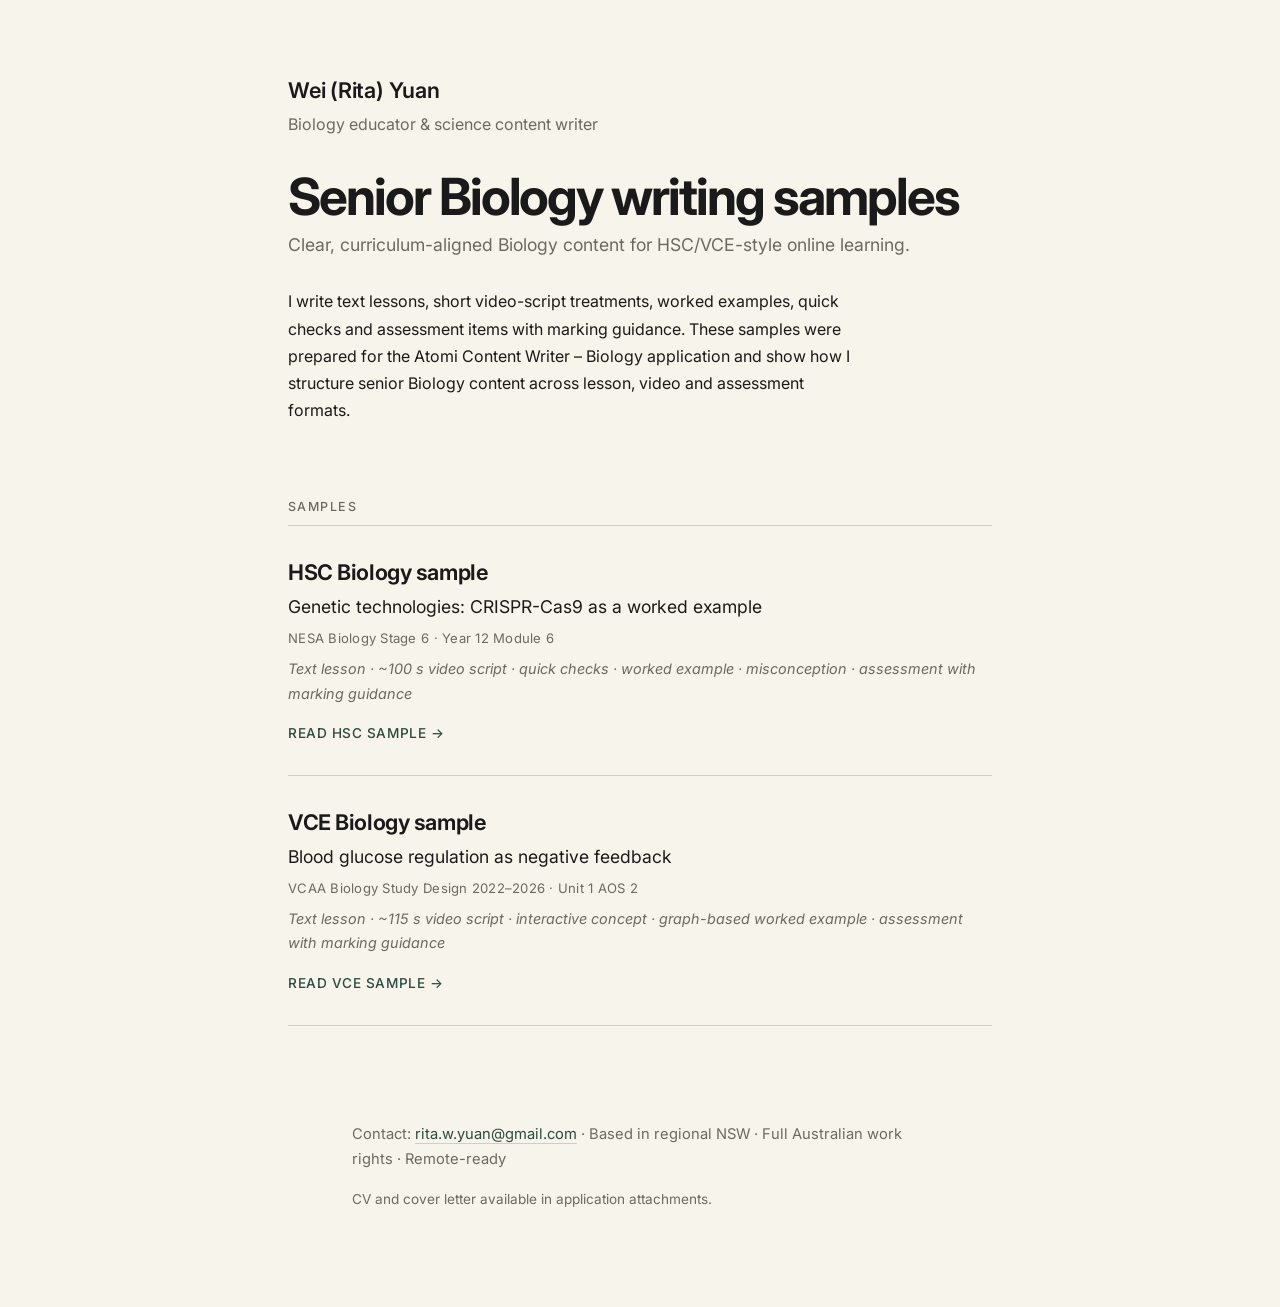
<file: index.html>
<!doctype html>
<html lang="en">
<head>
<meta charset="utf-8">
<meta name="viewport" content="width=device-width, initial-scale=1">
<title>Wei (Rita) Yuan — Senior Biology writing samples</title>
<meta name="description" content="Senior Biology writing samples by Wei (Rita) Yuan: HSC and VCE curriculum-aligned lessons, video scripts, worked examples, and assessment with marking guidance.">
<link rel="preconnect" href="https://fonts.googleapis.com">
<link rel="preconnect" href="https://fonts.gstatic.com" crossorigin>
<link href="https://fonts.googleapis.com/css2?family=Inter:wght@400;500;600;700&display=swap" rel="stylesheet">
<link rel="stylesheet" href="styles.css">
</head>
<body>

<main>

  <section class="container hero">
    <p class="author-name">Wei (Rita) Yuan</p>
    <p class="author-role">Biology educator &amp; science content writer</p>
    <h1>Senior Biology writing samples</h1>
    <p class="tagline">Clear, curriculum-aligned Biology content for HSC/VCE-style online learning.</p>
    <div class="lede">
      <p>I write text lessons, short video-script treatments, worked examples, quick checks and assessment items with marking guidance. These samples were prepared for the Atomi Content Writer – Biology application and show how I structure senior Biology content across lesson, video and assessment formats.</p>
    </div>
  </section>

  <section class="container samples">
    <p class="eyebrow">Samples</p>

    <a class="sample-card" href="hsc.html">
      <p class="card-title">HSC Biology sample</p>
      <p class="card-topic">Genetic technologies: CRISPR-Cas9 as a worked example</p>
      <p class="card-meta">NESA Biology Stage 6 · Year 12 Module 6</p>
      <p class="card-formats">Text lesson · ~100&nbsp;s video script · quick checks · worked example · misconception · assessment with marking guidance</p>
      <span class="arrow">Read HSC sample →</span>
    </a>

    <a class="sample-card" href="vce.html">
      <p class="card-title">VCE Biology sample</p>
      <p class="card-topic">Blood glucose regulation as negative feedback</p>
      <p class="card-meta">VCAA Biology Study Design 2022–2026 · Unit 1 AOS 2</p>
      <p class="card-formats">Text lesson · ~115&nbsp;s video script · interactive concept · graph-based worked example · assessment with marking guidance</p>
      <span class="arrow">Read VCE sample →</span>
    </a>
  </section>

  <section class="container about">
    <p>Contact: <a href="mailto:rita.w.yuan@gmail.com">rita.w.yuan@gmail.com</a> · Based in regional NSW · Full Australian work rights · Remote-ready</p>
    <p class="about-note">CV and cover letter available in application attachments.</p>
  </section>

</main>

</body>
</html>
</file>
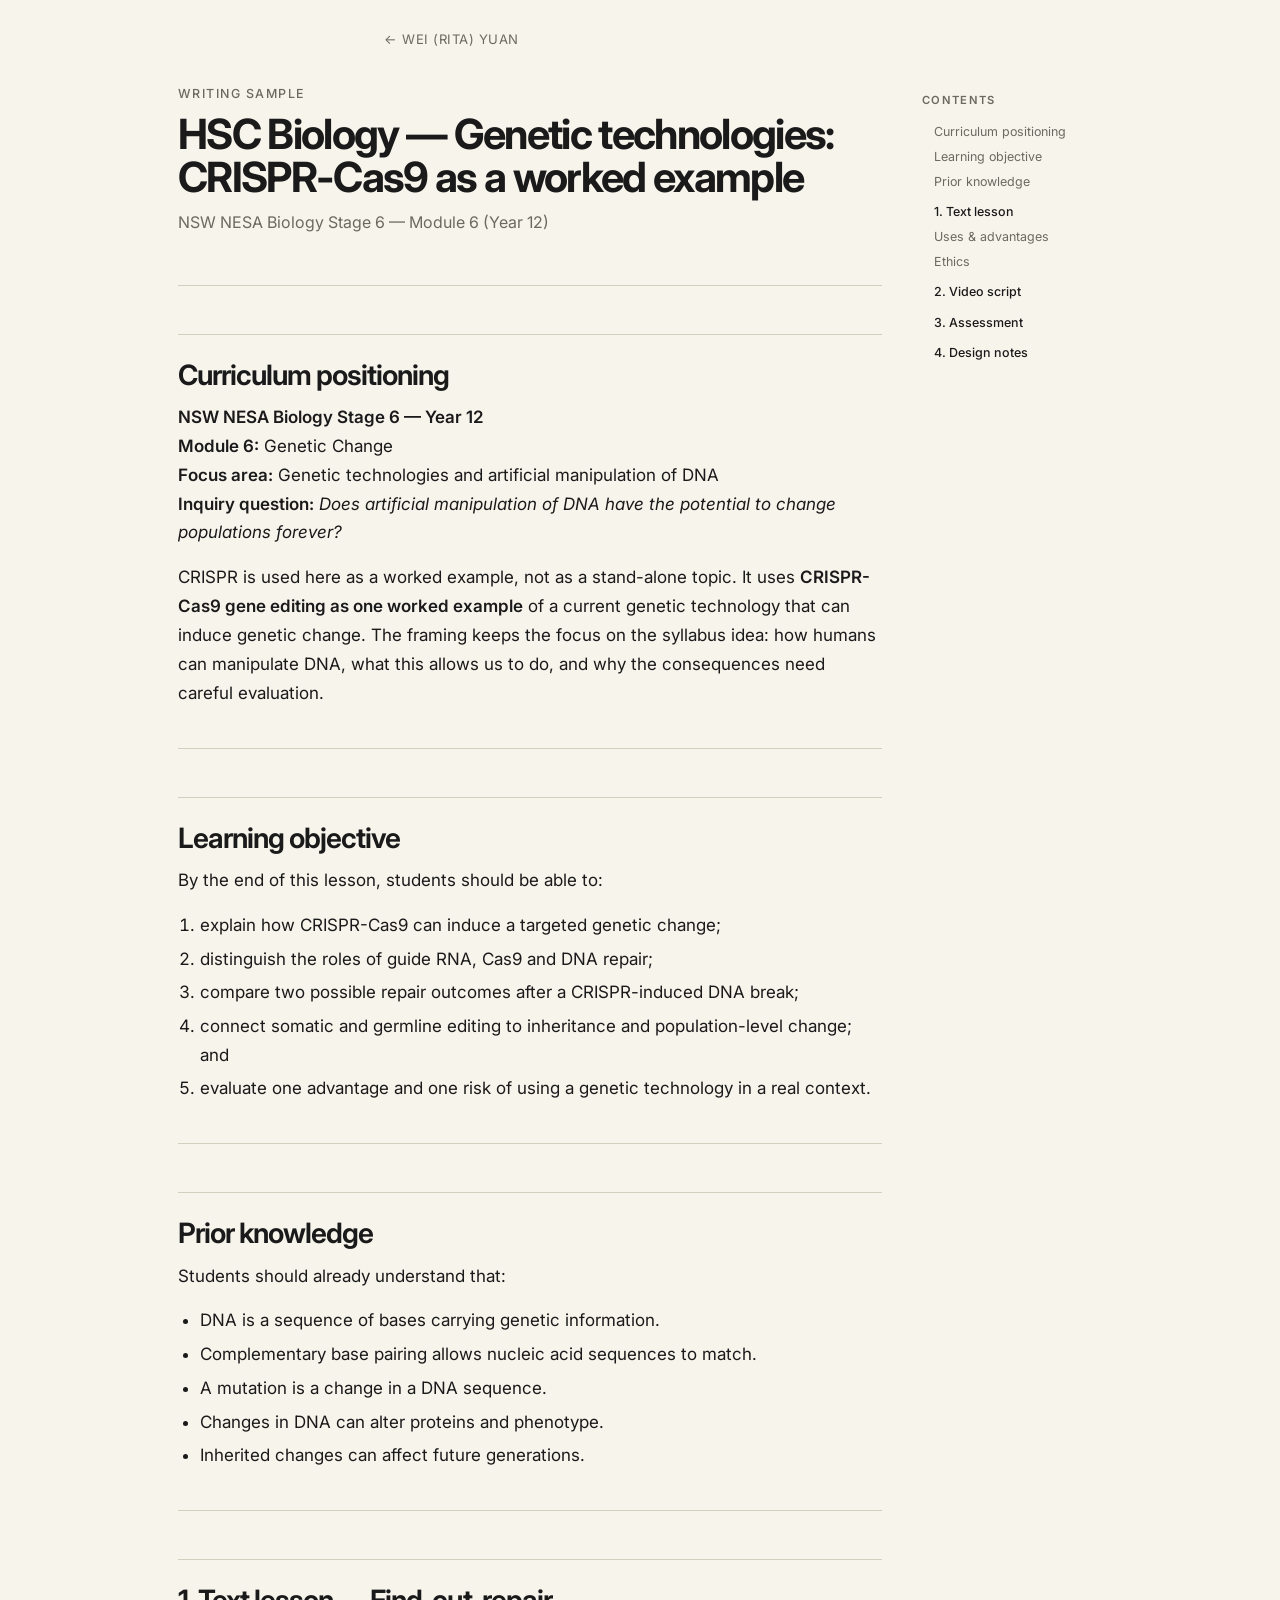
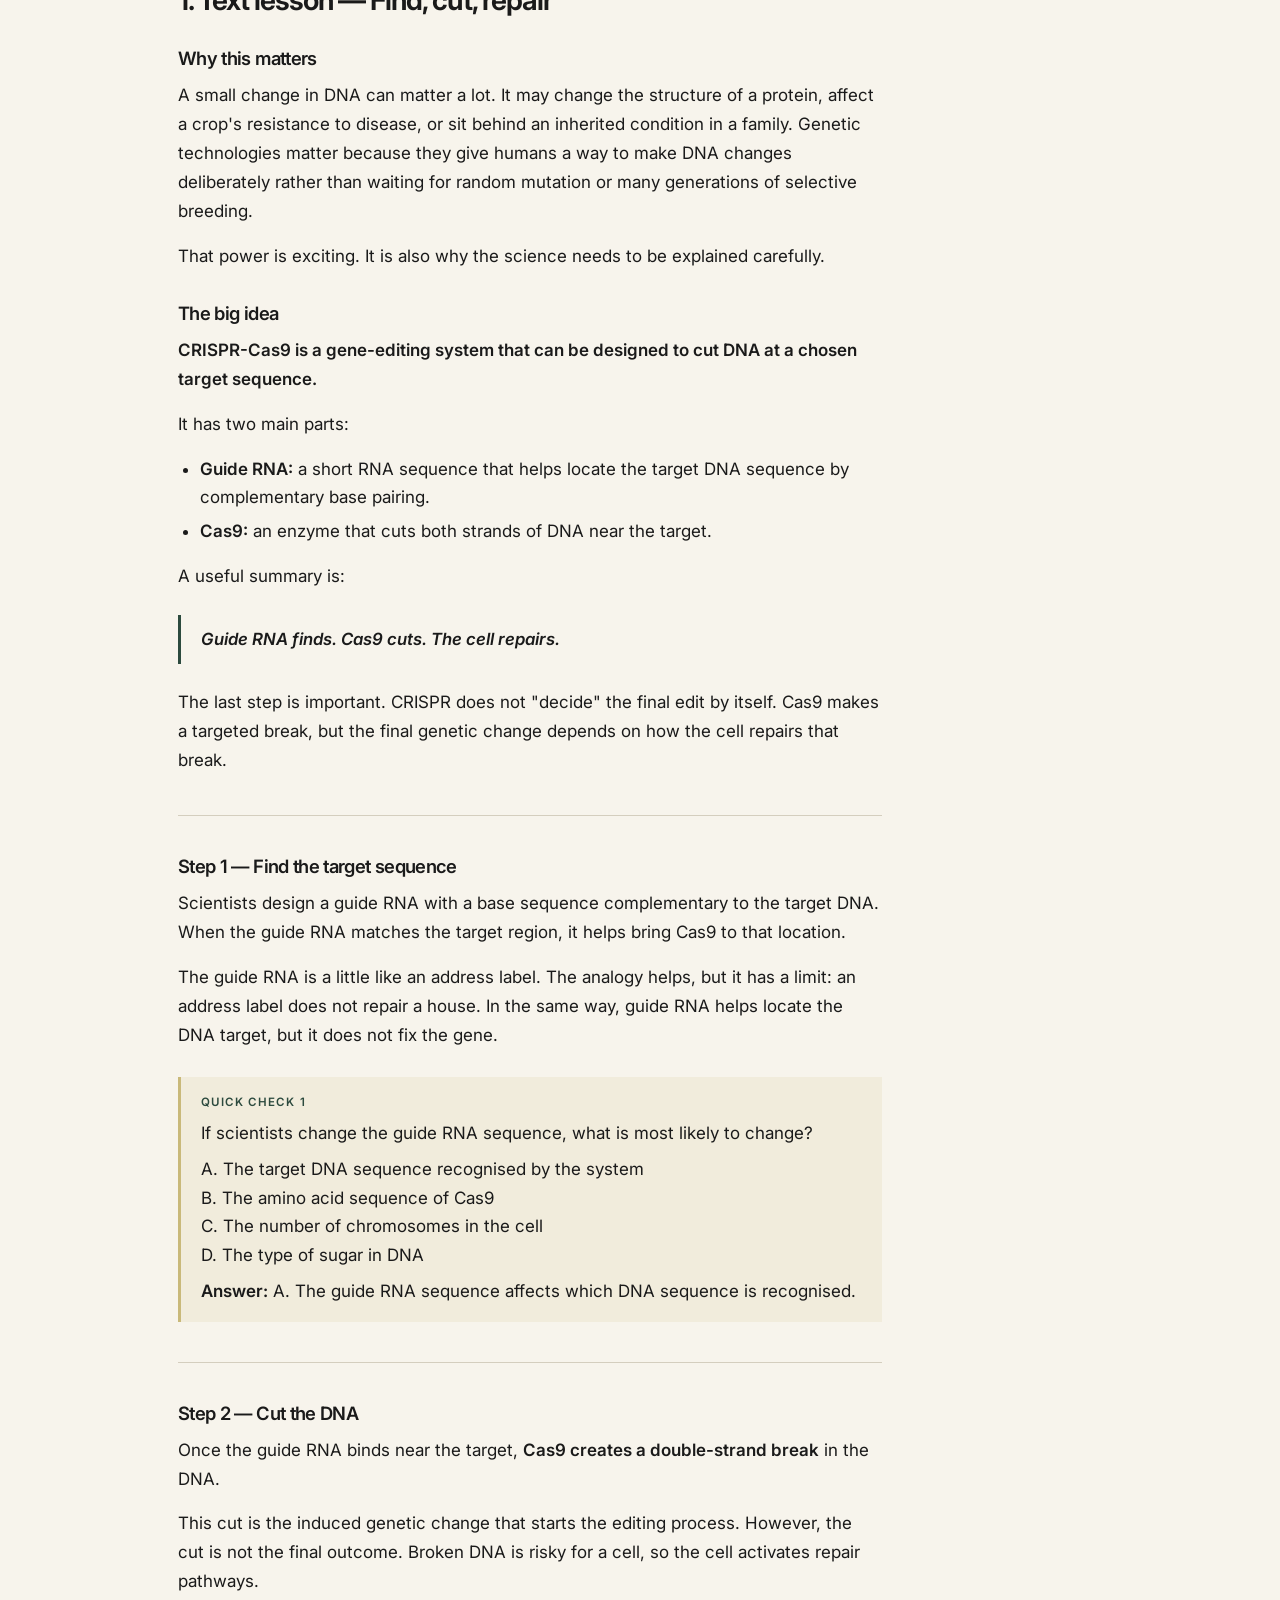
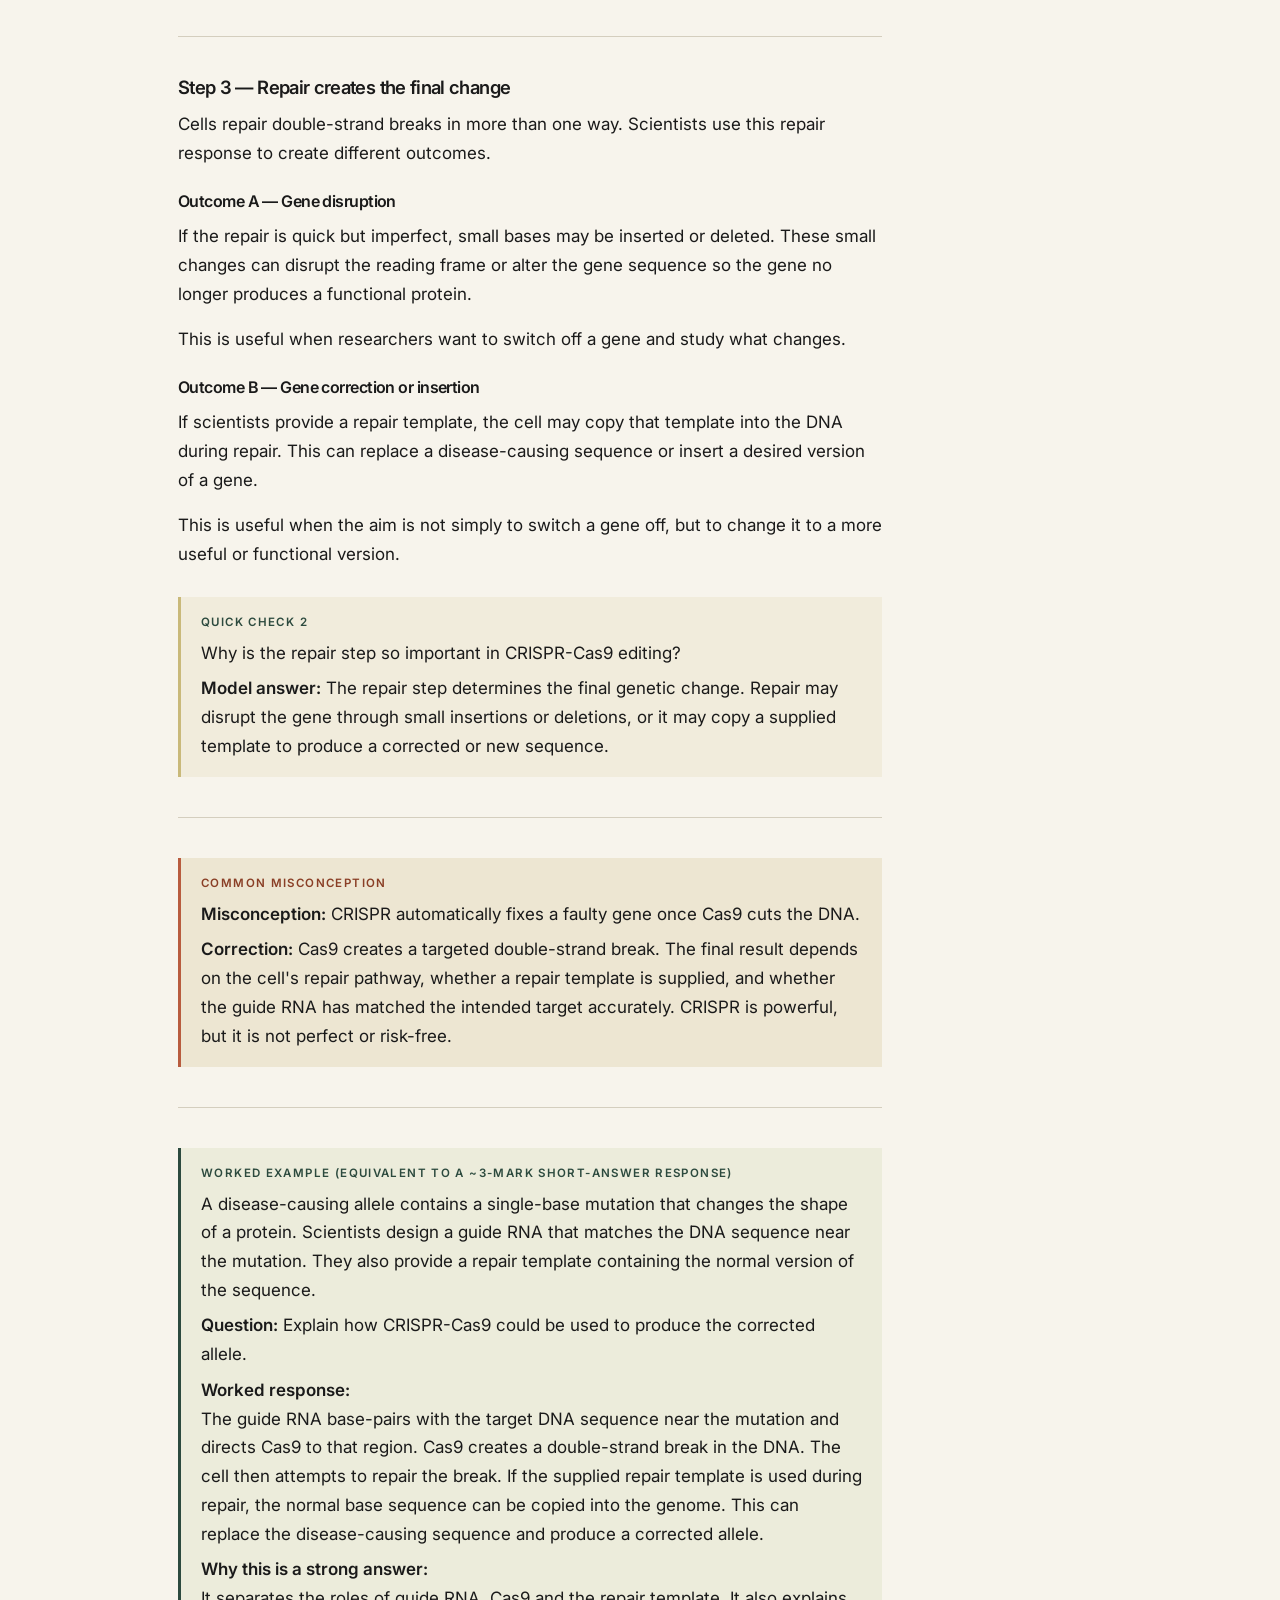
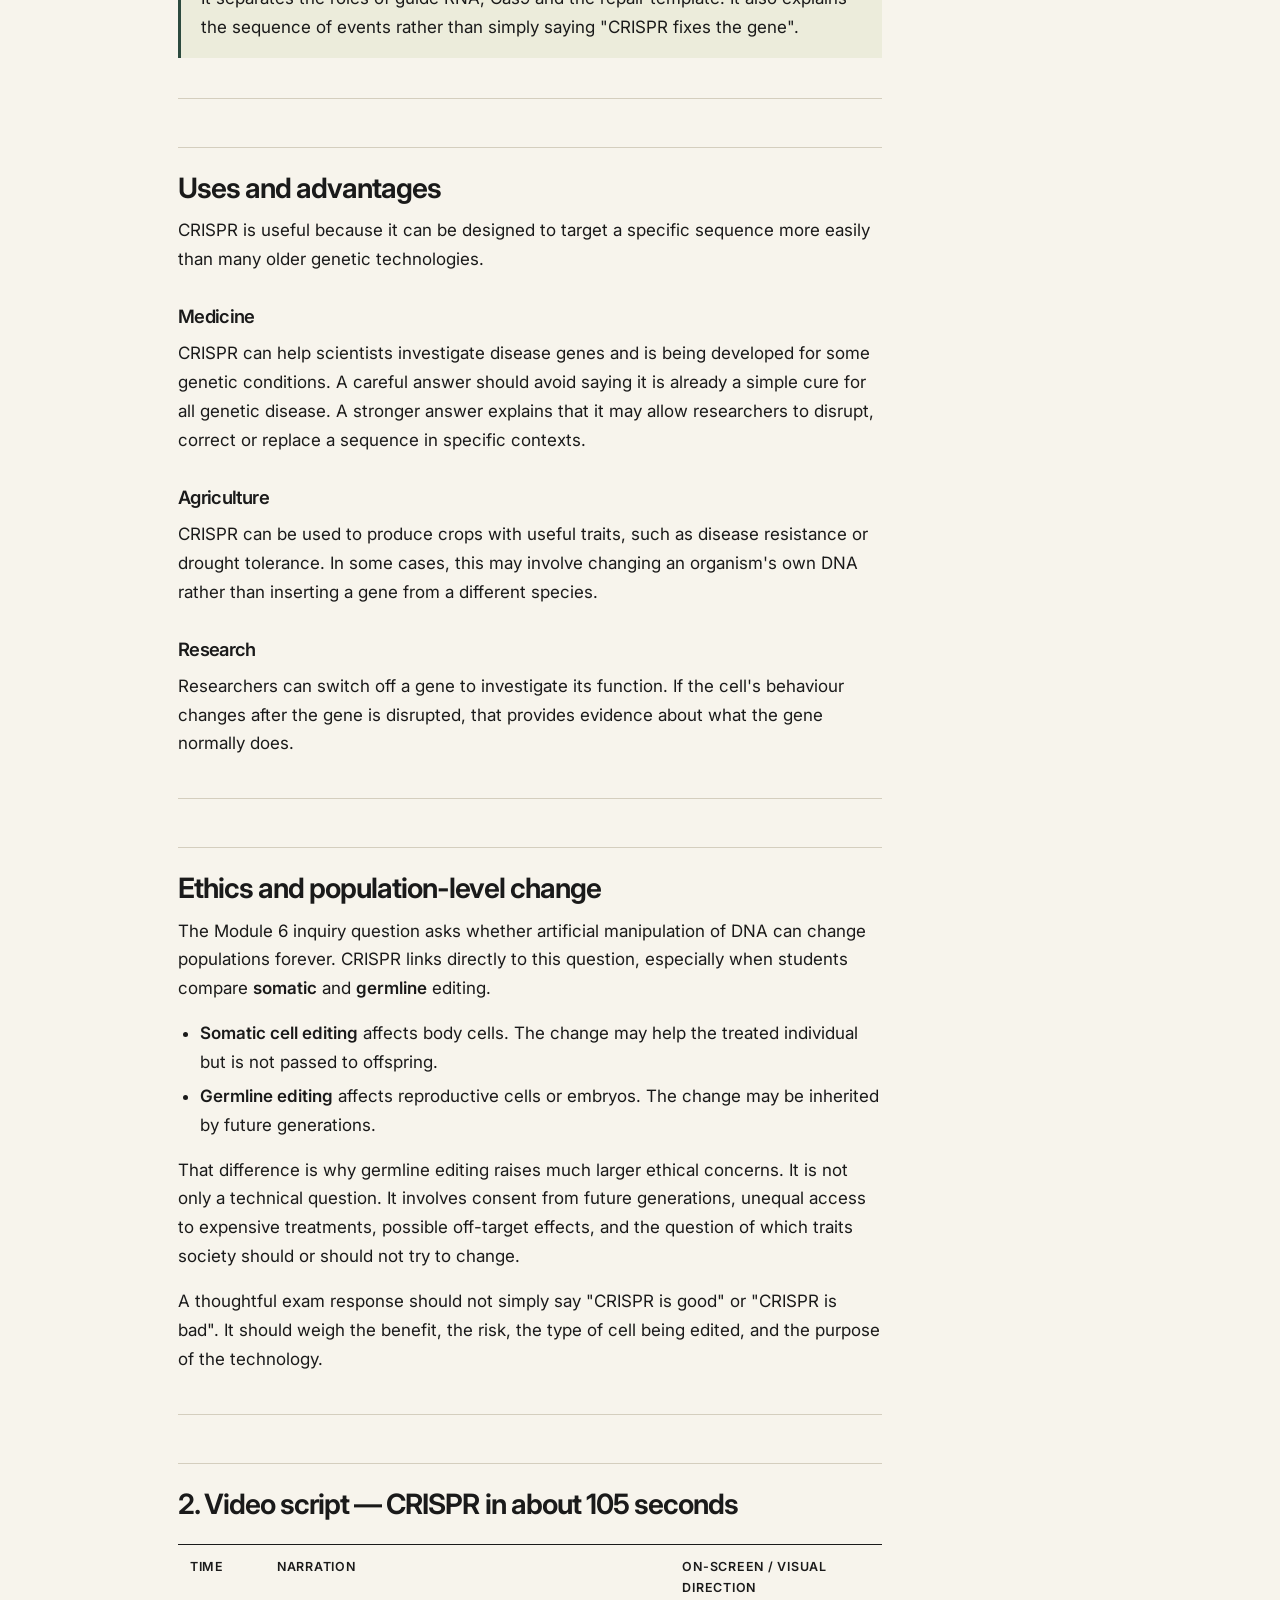
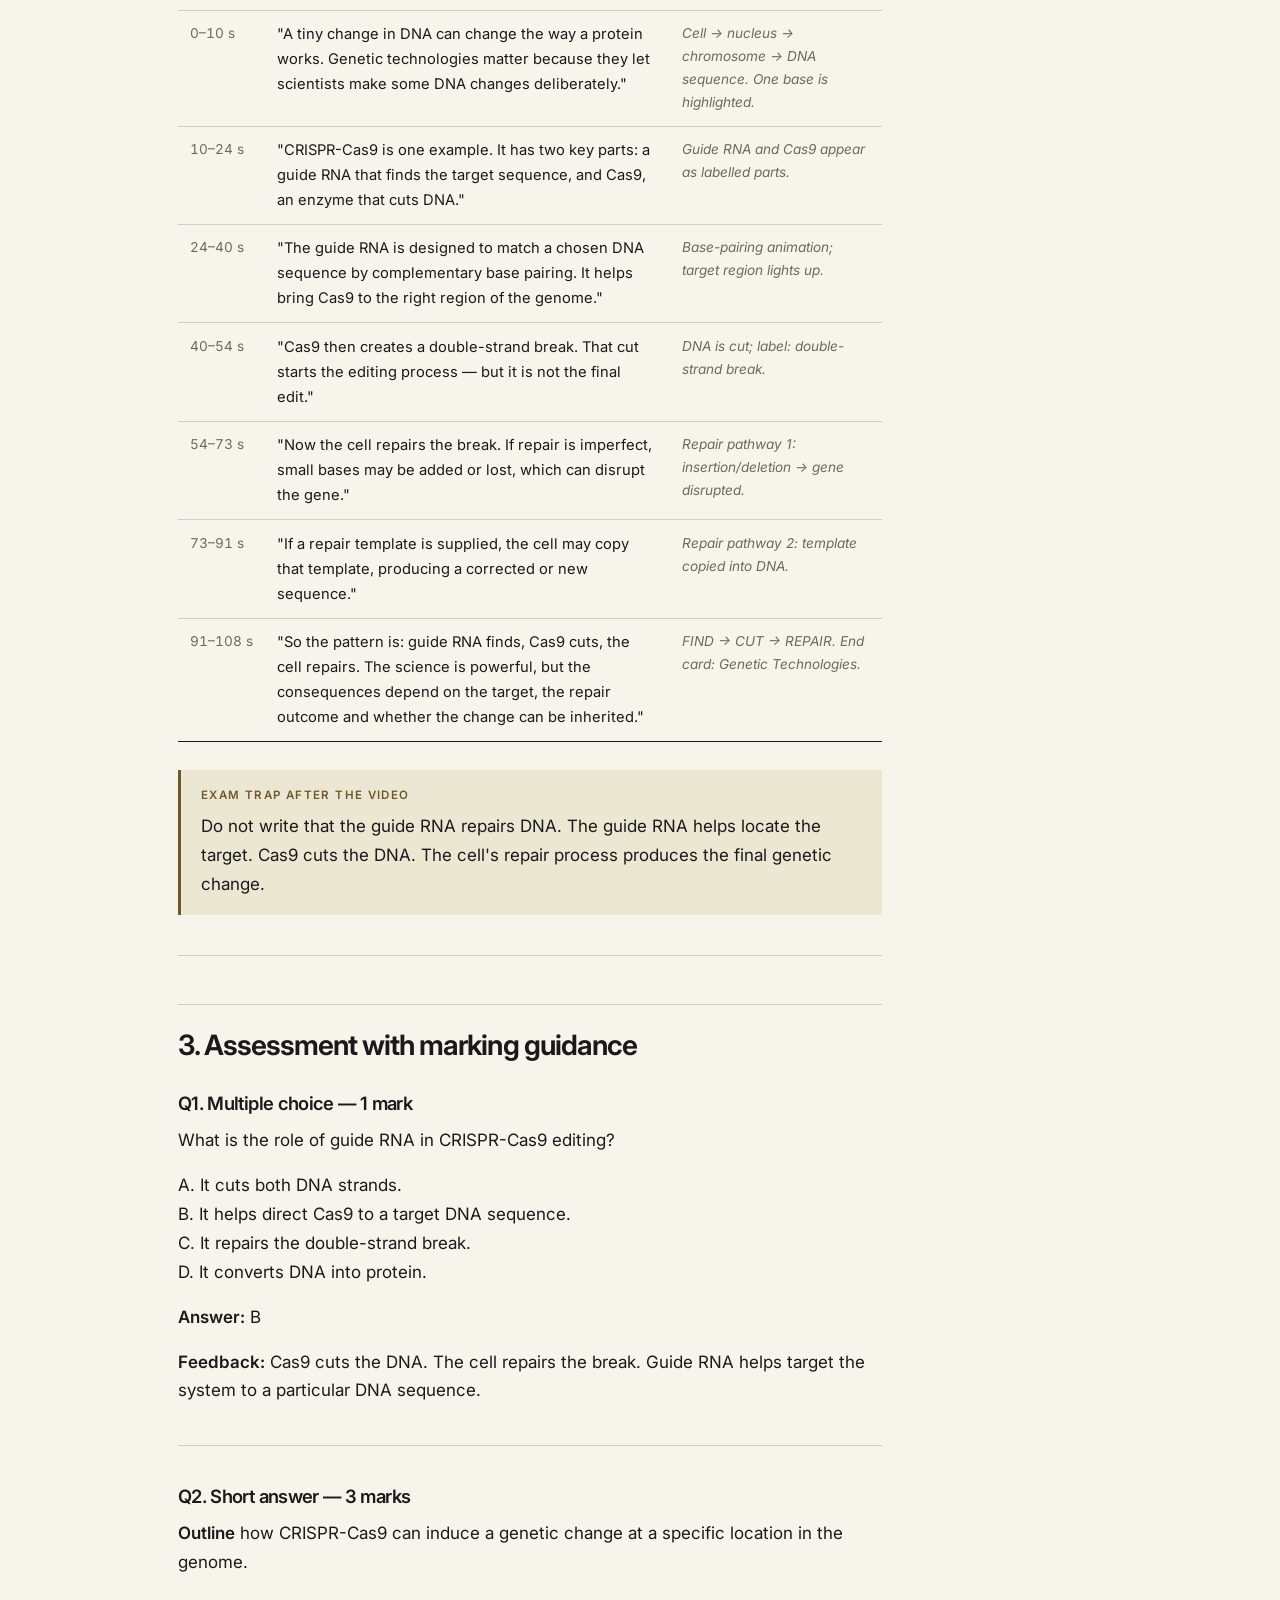
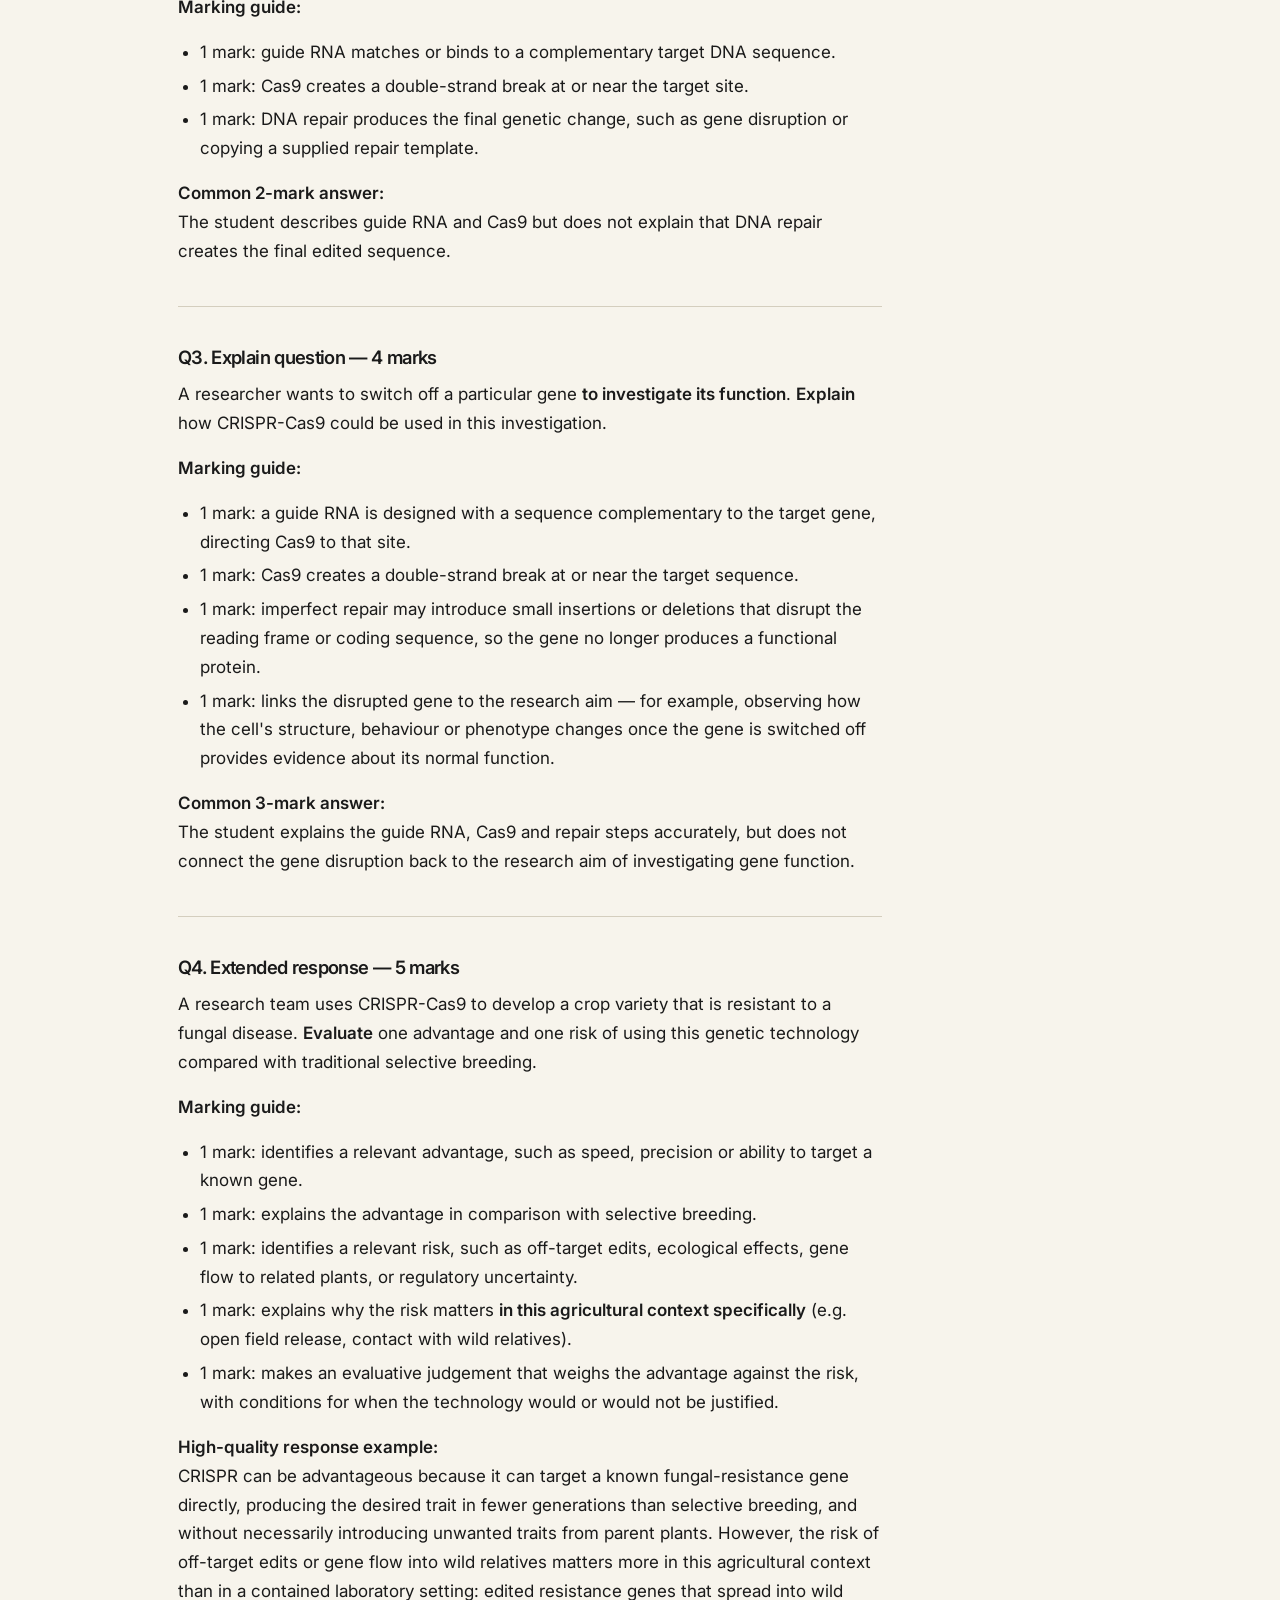
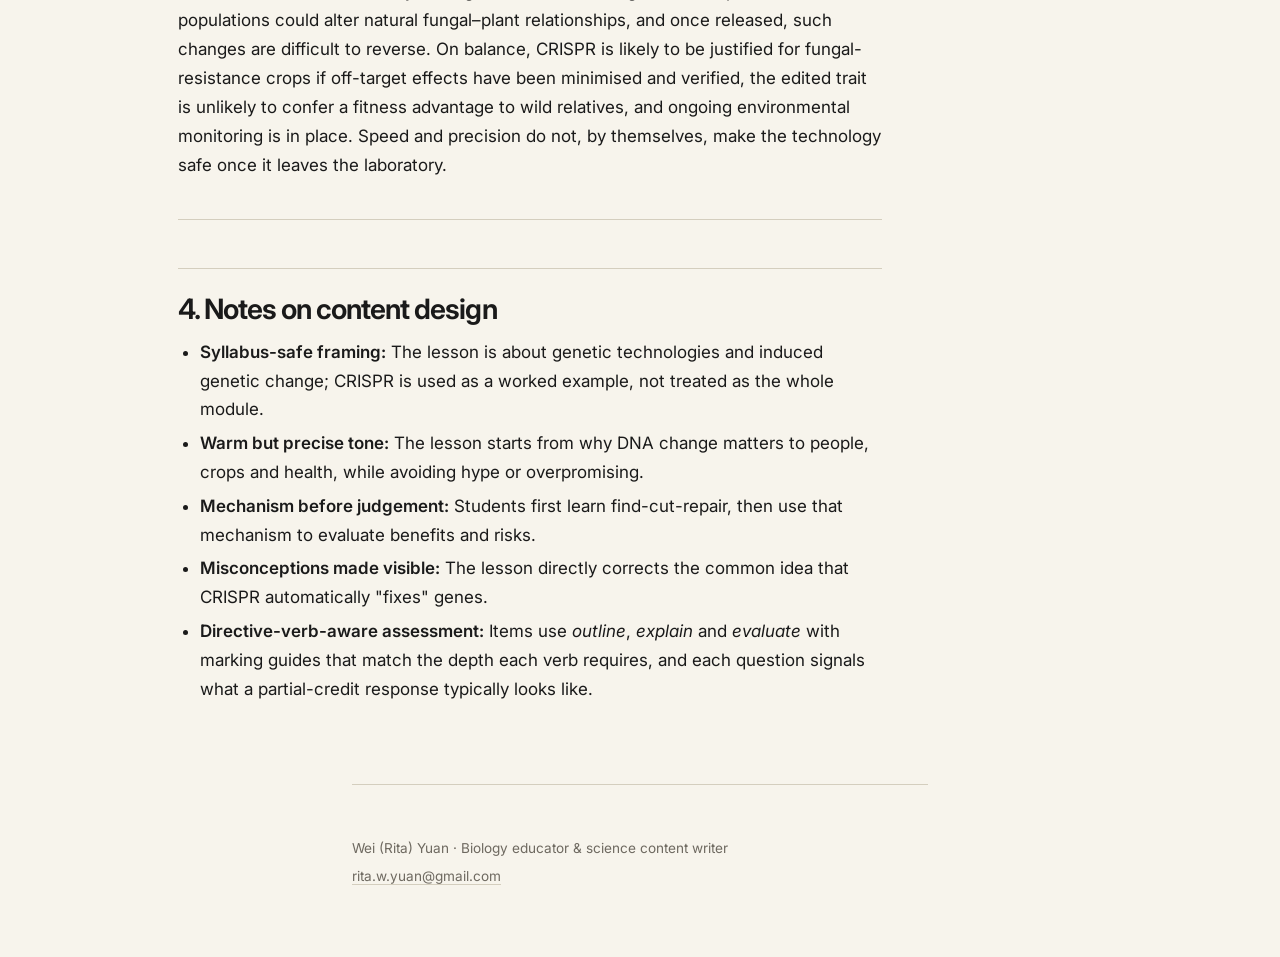
<file: hsc.html>
<!doctype html>
<html lang="en">
<head>
<meta charset="utf-8">
<meta name="viewport" content="width=device-width, initial-scale=1">
<title>HSC Biology — Genetic technologies: CRISPR-Cas9 as a worked example — Wei (Rita) Yuan</title>
<meta name="description" content="Writing sample by Wei (Rita) Yuan — Biology educator and science content writer.">
<link rel="preconnect" href="https://fonts.googleapis.com">
<link rel="preconnect" href="https://fonts.gstatic.com" crossorigin>
<link href="https://fonts.googleapis.com/css2?family=Inter:wght@400;500;600;700&display=swap" rel="stylesheet">
<link rel="stylesheet" href="styles.css">
</head>
<body>
<nav class="container nav">
  <a href="index.html" class="back">← Wei (Rita) Yuan</a>
</nav>
<div class="sample-layout">
<main>
  <header class="sample-header">
    <p class="eyebrow">Writing sample</p>
    <h1>HSC Biology — Genetic technologies: CRISPR-Cas9 as a worked example</h1>
    <p class="subtitle">NSW NESA Biology Stage 6 — Module 6 (Year 12)</p>
  </header>

  <details class="toc-mobile">
    <summary>Contents</summary>
    <ul>
      <li><a href="#curriculum">Curriculum positioning</a></li>
      <li><a href="#objectives">Learning objective</a></li>
      <li><a href="#prior">Prior knowledge</a></li>
      <li><a href="#lesson">1. Text lesson</a></li>
      <li><a href="#uses">Uses and advantages</a></li>
      <li><a href="#ethics">Ethics and population-level change</a></li>
      <li><a href="#video">2. Video script</a></li>
      <li><a href="#assessment">3. Assessment</a></li>
      <li><a href="#design">4. Content design notes</a></li>
    </ul>
  </details>

  <article class="prose">
<h2 id="curriculum">Curriculum positioning</h2>
<p><strong>NSW NESA Biology Stage 6 — Year 12</strong><br/>
<strong>Module 6:</strong> Genetic Change<br/>
<strong>Focus area:</strong> Genetic technologies and artificial manipulation of DNA<br/>
<strong>Inquiry question:</strong> <em>Does artificial manipulation of DNA have the potential to change populations forever?</em></p>
<p>CRISPR is used here as a worked example, not as a stand-alone topic. It uses <strong>CRISPR-Cas9 gene editing as one worked example</strong> of a current genetic technology that can induce genetic change. The framing keeps the focus on the syllabus idea: how humans can manipulate DNA, what this allows us to do, and why the consequences need careful evaluation.</p>
<hr/>
<h2 id="objectives">Learning objective</h2>
<p>By the end of this lesson, students should be able to:</p>
<ol>
<li>explain how CRISPR-Cas9 can induce a targeted genetic change;</li>
<li>distinguish the roles of guide RNA, Cas9 and DNA repair;</li>
<li>compare two possible repair outcomes after a CRISPR-induced DNA break;</li>
<li>connect somatic and germline editing to inheritance and population-level change; and</li>
<li>evaluate one advantage and one risk of using a genetic technology in a real context.</li>
</ol>
<hr/>
<h2 id="prior">Prior knowledge</h2>
<p>Students should already understand that:</p>
<ul>
<li>DNA is a sequence of bases carrying genetic information.</li>
<li>Complementary base pairing allows nucleic acid sequences to match.</li>
<li>A mutation is a change in a DNA sequence.</li>
<li>Changes in DNA can alter proteins and phenotype.</li>
<li>Inherited changes can affect future generations.</li>
</ul>
<hr/>
<h2 id="lesson">1. Text lesson — Find, cut, repair</h2>
<h3>Why this matters</h3>
<p>A small change in DNA can matter a lot. It may change the structure of a protein, affect a crop's resistance to disease, or sit behind an inherited condition in a family. Genetic technologies matter because they give humans a way to make DNA changes deliberately rather than waiting for random mutation or many generations of selective breeding.</p>
<p>That power is exciting. It is also why the science needs to be explained carefully.</p>
<h3>The big idea</h3>
<p><strong>CRISPR-Cas9 is a gene-editing system that can be designed to cut DNA at a chosen target sequence.</strong></p>
<p>It has two main parts:</p>
<ul>
<li><strong>Guide RNA:</strong> a short RNA sequence that helps locate the target DNA sequence by complementary base pairing.</li>
<li><strong>Cas9:</strong> an enzyme that cuts both strands of DNA near the target.</li>
</ul>
<p>A useful summary is:</p>
<blockquote>
<p><strong>Guide RNA finds. Cas9 cuts. The cell repairs.</strong></p>
</blockquote>
<p>The last step is important. CRISPR does not "decide" the final edit by itself. Cas9 makes a targeted break, but the final genetic change depends on how the cell repairs that break.</p>
<hr/>
<h3>Step 1 — Find the target sequence</h3>
<p>Scientists design a guide RNA with a base sequence complementary to the target DNA. When the guide RNA matches the target region, it helps bring Cas9 to that location.</p>
<p>The guide RNA is a little like an address label. The analogy helps, but it has a limit: an address label does not repair a house. In the same way, guide RNA helps locate the DNA target, but it does not fix the gene.</p>
<div class="callout quick-check"><span class="label">Quick check 1</span><p>
If scientists change the guide RNA sequence, what is most likely to change?</p><p>A. The target DNA sequence recognised by the system<br/>
B. The amino acid sequence of Cas9<br/>
C. The number of chromosomes in the cell<br/>
D. The type of sugar in DNA</p><p><strong>Answer:</strong> A. The guide RNA sequence affects which DNA sequence is recognised.</p></div>


<hr/>
<h3>Step 2 — Cut the DNA</h3>
<p>Once the guide RNA binds near the target, <strong>Cas9 creates a double-strand break</strong> in the DNA.</p>
<p>This cut is the induced genetic change that starts the editing process. However, the cut is not the final outcome. Broken DNA is risky for a cell, so the cell activates repair pathways.</p>
<hr/>
<h3>Step 3 — Repair creates the final change</h3>
<p>Cells repair double-strand breaks in more than one way. Scientists use this repair response to create different outcomes.</p>
<h4>Outcome A — Gene disruption</h4>
<p>If the repair is quick but imperfect, small bases may be inserted or deleted. These small changes can disrupt the reading frame or alter the gene sequence so the gene no longer produces a functional protein.</p>
<p>This is useful when researchers want to switch off a gene and study what changes.</p>
<h4>Outcome B — Gene correction or insertion</h4>
<p>If scientists provide a repair template, the cell may copy that template into the DNA during repair. This can replace a disease-causing sequence or insert a desired version of a gene.</p>
<p>This is useful when the aim is not simply to switch a gene off, but to change it to a more useful or functional version.</p>
<div class="callout quick-check"><span class="label">Quick check 2</span><p>
Why is the repair step so important in CRISPR-Cas9 editing?</p><p><strong>Model answer:</strong> The repair step determines the final genetic change. Repair may disrupt the gene through small insertions or deletions, or it may copy a supplied template to produce a corrected or new sequence.</p></div>

<hr/>

<div class="callout misconception"><span class="label">Common misconception</span><p><strong>Misconception:</strong> CRISPR automatically fixes a faulty gene once Cas9 cuts the DNA.</p><p><strong>Correction:</strong> Cas9 creates a targeted double-strand break. The final result depends on the cell's repair pathway, whether a repair template is supplied, and whether the guide RNA has matched the intended target accurately. CRISPR is powerful, but it is not perfect or risk-free.</p></div>

<hr/>

<div class="callout worked"><span class="label">Worked example (equivalent to a ~3-mark short-answer response)</span><p>A disease-causing allele contains a single-base mutation that changes the shape of a protein. Scientists design a guide RNA that matches the DNA sequence near the mutation. They also provide a repair template containing the normal version of the sequence.</p><p><strong>Question:</strong> Explain how CRISPR-Cas9 could be used to produce the corrected allele.</p><p><strong>Worked response:</strong><br/>
The guide RNA base-pairs with the target DNA sequence near the mutation and directs Cas9 to that region. Cas9 creates a double-strand break in the DNA. The cell then attempts to repair the break. If the supplied repair template is used during repair, the normal base sequence can be copied into the genome. This can replace the disease-causing sequence and produce a corrected allele.</p><p><strong>Why this is a strong answer:</strong><br/>
It separates the roles of guide RNA, Cas9 and the repair template. It also explains the sequence of events rather than simply saying "CRISPR fixes the gene".</p></div>



<hr/>
<h2 id="uses">Uses and advantages</h2>
<p>CRISPR is useful because it can be designed to target a specific sequence more easily than many older genetic technologies.</p>
<h3>Medicine</h3>
<p>CRISPR can help scientists investigate disease genes and is being developed for some genetic conditions. A careful answer should avoid saying it is already a simple cure for all genetic disease. A stronger answer explains that it may allow researchers to disrupt, correct or replace a sequence in specific contexts.</p>
<h3>Agriculture</h3>
<p>CRISPR can be used to produce crops with useful traits, such as disease resistance or drought tolerance. In some cases, this may involve changing an organism's own DNA rather than inserting a gene from a different species.</p>
<h3>Research</h3>
<p>Researchers can switch off a gene to investigate its function. If the cell's behaviour changes after the gene is disrupted, that provides evidence about what the gene normally does.</p>
<hr/>
<h2 id="ethics">Ethics and population-level change</h2>
<p>The Module 6 inquiry question asks whether artificial manipulation of DNA can change populations forever. CRISPR links directly to this question, especially when students compare <strong>somatic</strong> and <strong>germline</strong> editing.</p>
<ul>
<li><strong>Somatic cell editing</strong> affects body cells. The change may help the treated individual but is not passed to offspring.</li>
<li><strong>Germline editing</strong> affects reproductive cells or embryos. The change may be inherited by future generations.</li>
</ul>
<p>That difference is why germline editing raises much larger ethical concerns. It is not only a technical question. It involves consent from future generations, unequal access to expensive treatments, possible off-target effects, and the question of which traits society should or should not try to change.</p>
<p>A thoughtful exam response should not simply say "CRISPR is good" or "CRISPR is bad". It should weigh the benefit, the risk, the type of cell being edited, and the purpose of the technology.</p>
<hr/>
<h2 id="video">2. Video script — CRISPR in about 105 seconds</h2>
<table class="script-table">
<thead>
<tr>
<th>Time</th>
<th>Narration</th>
<th>On-screen / visual direction</th>
</tr>
</thead>
<tbody>
<tr>
<td>0–10 s</td>
<td>"A tiny change in DNA can change the way a protein works. Genetic technologies matter because they let scientists make some DNA changes deliberately."</td>
<td>Cell → nucleus → chromosome → DNA sequence. One base is highlighted.</td>
</tr>
<tr>
<td>10–24 s</td>
<td>"CRISPR-Cas9 is one example. It has two key parts: a guide RNA that finds the target sequence, and Cas9, an enzyme that cuts DNA."</td>
<td>Guide RNA and Cas9 appear as labelled parts.</td>
</tr>
<tr>
<td>24–40 s</td>
<td>"The guide RNA is designed to match a chosen DNA sequence by complementary base pairing. It helps bring Cas9 to the right region of the genome."</td>
<td>Base-pairing animation; target region lights up.</td>
</tr>
<tr>
<td>40–54 s</td>
<td>"Cas9 then creates a double-strand break. That cut starts the editing process — but it is not the final edit."</td>
<td>DNA is cut; label: double-strand break.</td>
</tr>
<tr>
<td>54–73 s</td>
<td>"Now the cell repairs the break. If repair is imperfect, small bases may be added or lost, which can disrupt the gene."</td>
<td>Repair pathway 1: insertion/deletion → gene disrupted.</td>
</tr>
<tr>
<td>73–91 s</td>
<td>"If a repair template is supplied, the cell may copy that template, producing a corrected or new sequence."</td>
<td>Repair pathway 2: template copied into DNA.</td>
</tr>
<tr>
<td>91–108 s</td>
<td>"So the pattern is: guide RNA finds, Cas9 cuts, the cell repairs. The science is powerful, but the consequences depend on the target, the repair outcome and whether the change can be inherited."</td>
<td>FIND → CUT → REPAIR. End card: Genetic Technologies.</td>
</tr>
</tbody>
</table>

<div class="callout exam-trap"><span class="label">Exam trap after the video</span><p>Do not write that the guide RNA repairs DNA. The guide RNA helps locate the target. Cas9 cuts the DNA. The cell's repair process produces the final genetic change.</p></div>
<hr/>
<h2 id="assessment">3. Assessment with marking guidance</h2>
<h3>Q1. Multiple choice — 1 mark</h3>
<p>What is the role of guide RNA in CRISPR-Cas9 editing?</p>
<p>A. It cuts both DNA strands.<br/>
B. It helps direct Cas9 to a target DNA sequence.<br/>
C. It repairs the double-strand break.<br/>
D. It converts DNA into protein.</p>
<p><strong>Answer:</strong> B</p>
<p><strong>Feedback:</strong> Cas9 cuts the DNA. The cell repairs the break. Guide RNA helps target the system to a particular DNA sequence.</p>
<hr/>
<h3>Q2. Short answer — 3 marks</h3>
<p><strong>Outline</strong> how CRISPR-Cas9 can induce a genetic change at a specific location in the genome.</p>
<p><strong>Marking guide:</strong></p>
<ul>
<li>1 mark: guide RNA matches or binds to a complementary target DNA sequence.</li>
<li>1 mark: Cas9 creates a double-strand break at or near the target site.</li>
<li>1 mark: DNA repair produces the final genetic change, such as gene disruption or copying a supplied repair template.</li>
</ul>
<p><strong>Common 2-mark answer:</strong><br/>
The student describes guide RNA and Cas9 but does not explain that DNA repair creates the final edited sequence.</p>
<hr/>
<h3>Q3. Explain question — 4 marks</h3>
<p>A researcher wants to switch off a particular gene <strong>to investigate its function</strong>. <strong>Explain</strong> how CRISPR-Cas9 could be used in this investigation.</p>
<p><strong>Marking guide:</strong></p>
<ul>
<li>1 mark: a guide RNA is designed with a sequence complementary to the target gene, directing Cas9 to that site.</li>
<li>1 mark: Cas9 creates a double-strand break at or near the target sequence.</li>
<li>1 mark: imperfect repair may introduce small insertions or deletions that disrupt the reading frame or coding sequence, so the gene no longer produces a functional protein.</li>
<li>1 mark: links the disrupted gene to the research aim — for example, observing how the cell's structure, behaviour or phenotype changes once the gene is switched off provides evidence about its normal function.</li>
</ul>
<p><strong>Common 3-mark answer:</strong><br/>
The student explains the guide RNA, Cas9 and repair steps accurately, but does not connect the gene disruption back to the research aim of investigating gene function.</p>
<hr/>
<h3>Q4. Extended response — 5 marks</h3>
<p>A research team uses CRISPR-Cas9 to develop a crop variety that is resistant to a fungal disease. <strong>Evaluate</strong> one advantage and one risk of using this genetic technology compared with traditional selective breeding.</p>
<p><strong>Marking guide:</strong></p>
<ul>
<li>1 mark: identifies a relevant advantage, such as speed, precision or ability to target a known gene.</li>
<li>1 mark: explains the advantage in comparison with selective breeding.</li>
<li>1 mark: identifies a relevant risk, such as off-target edits, ecological effects, gene flow to related plants, or regulatory uncertainty.</li>
<li>1 mark: explains why the risk matters <strong>in this agricultural context specifically</strong> (e.g. open field release, contact with wild relatives).</li>
<li>1 mark: makes an evaluative judgement that weighs the advantage against the risk, with conditions for when the technology would or would not be justified.</li>
</ul>
<p><strong>High-quality response example:</strong><br/>
CRISPR can be advantageous because it can target a known fungal-resistance gene directly, producing the desired trait in fewer generations than selective breeding, and without necessarily introducing unwanted traits from parent plants. However, the risk of off-target edits or gene flow into wild relatives matters more in this agricultural context than in a contained laboratory setting: edited resistance genes that spread into wild populations could alter natural fungal–plant relationships, and once released, such changes are difficult to reverse. On balance, CRISPR is likely to be justified for fungal-resistance crops if off-target effects have been minimised and verified, the edited trait is unlikely to confer a fitness advantage to wild relatives, and ongoing environmental monitoring is in place. Speed and precision do not, by themselves, make the technology safe once it leaves the laboratory.</p>
<hr/>
<h2 id="design">4. Notes on content design</h2>
<ul>
<li><strong>Syllabus-safe framing:</strong> The lesson is about genetic technologies and induced genetic change; CRISPR is used as a worked example, not treated as the whole module.</li>
<li><strong>Warm but precise tone:</strong> The lesson starts from why DNA change matters to people, crops and health, while avoiding hype or overpromising.</li>
<li><strong>Mechanism before judgement:</strong> Students first learn find-cut-repair, then use that mechanism to evaluate benefits and risks.</li>
<li><strong>Misconceptions made visible:</strong> The lesson directly corrects the common idea that CRISPR automatically "fixes" genes.</li>
<li><strong>Directive-verb-aware assessment:</strong> Items use <em>outline</em>, <em>explain</em> and <em>evaluate</em> with marking guides that match the depth each verb requires, and each question signals what a partial-credit response typically looks like.</li>
</ul>
  </article>
</main>
<aside class="toc">
  <nav>
    <p class="toc-label">Contents</p>
    <ul>
      <li><a href="#curriculum">Curriculum positioning</a></li>
      <li><a href="#objectives">Learning objective</a></li>
      <li><a href="#prior">Prior knowledge</a></li>
      <li><a href="#lesson" class="toc-major">1. Text lesson</a></li>
      <li><a href="#uses">Uses &amp; advantages</a></li>
      <li><a href="#ethics">Ethics</a></li>
      <li><a href="#video" class="toc-major">2. Video script</a></li>
      <li><a href="#assessment" class="toc-major">3. Assessment</a></li>
      <li><a href="#design" class="toc-major">4. Design notes</a></li>
    </ul>
  </nav>
</aside>
</div>
<footer class="container footer">
  <p>Wei (Rita) Yuan · Biology educator &amp; science content writer</p>
  <p><a href="mailto:rita.w.yuan@gmail.com">rita.w.yuan@gmail.com</a></p>
</footer>
</body>
</html>
</file>
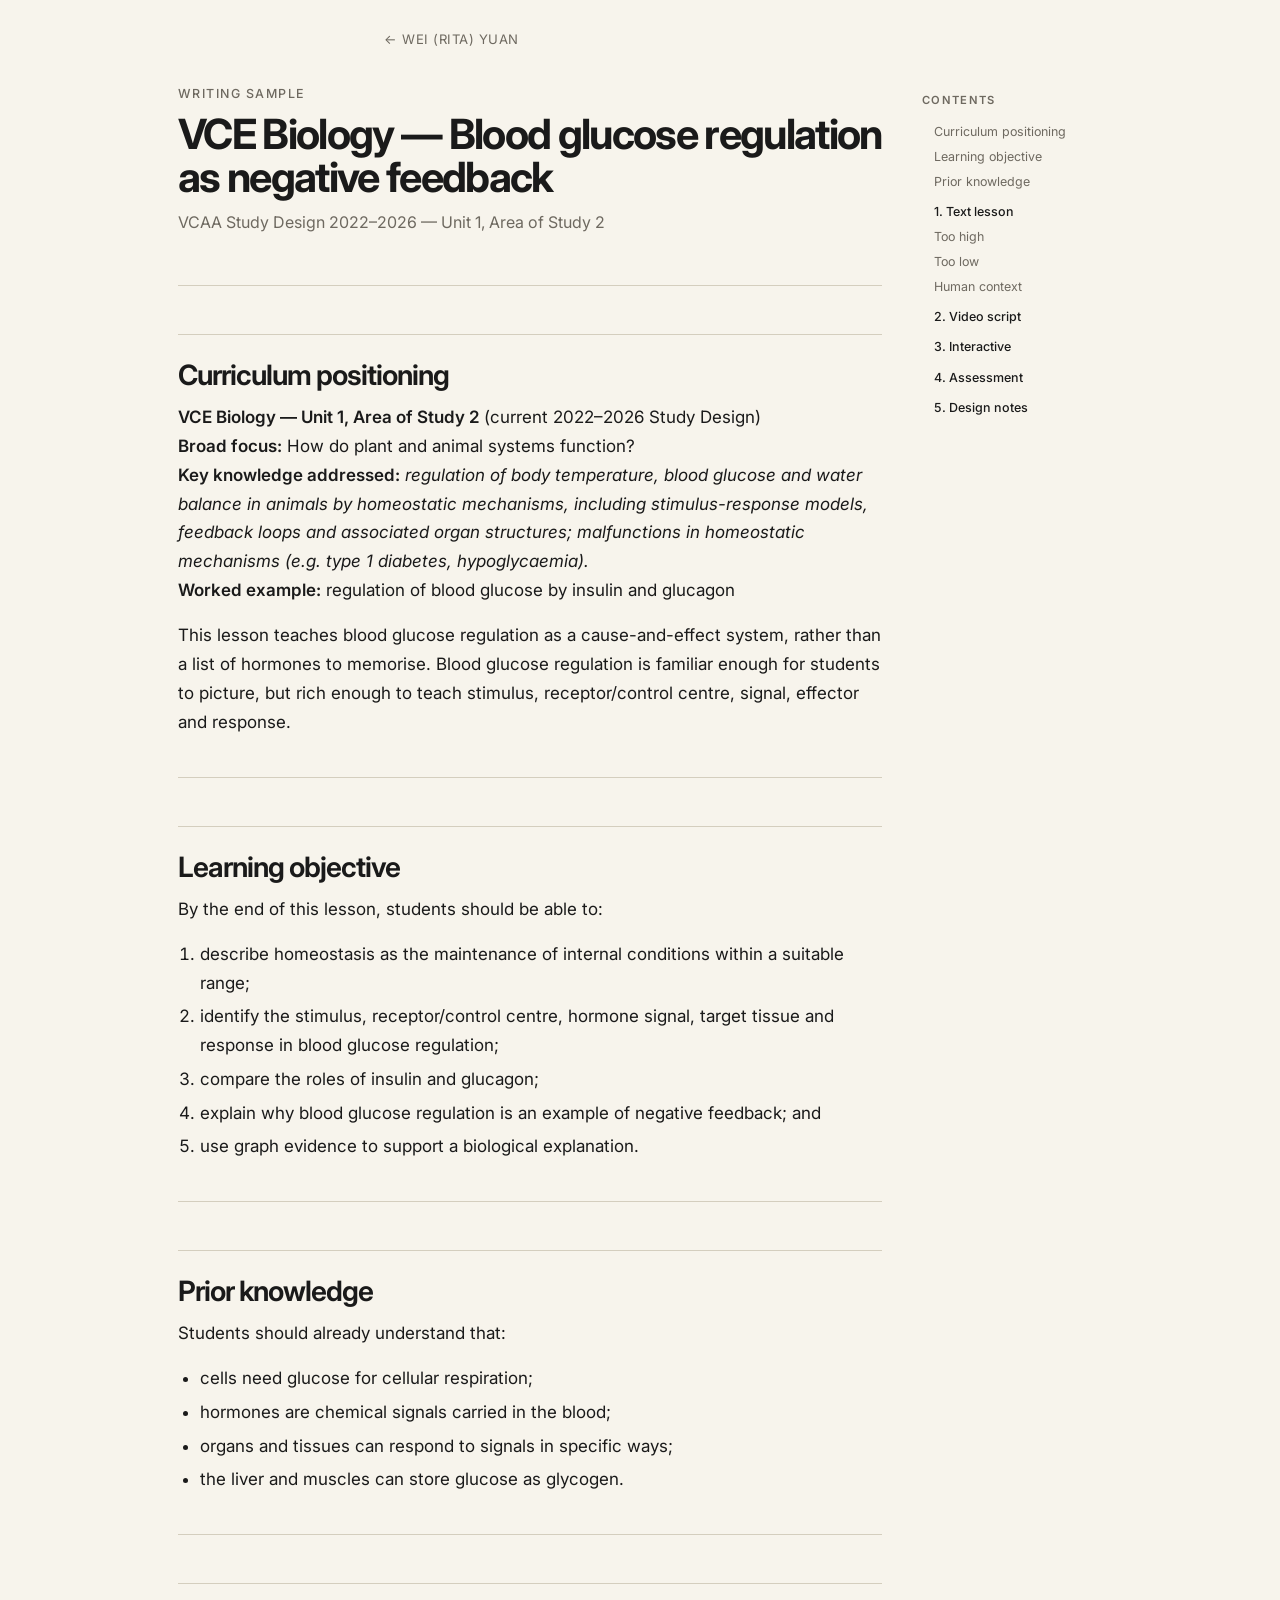
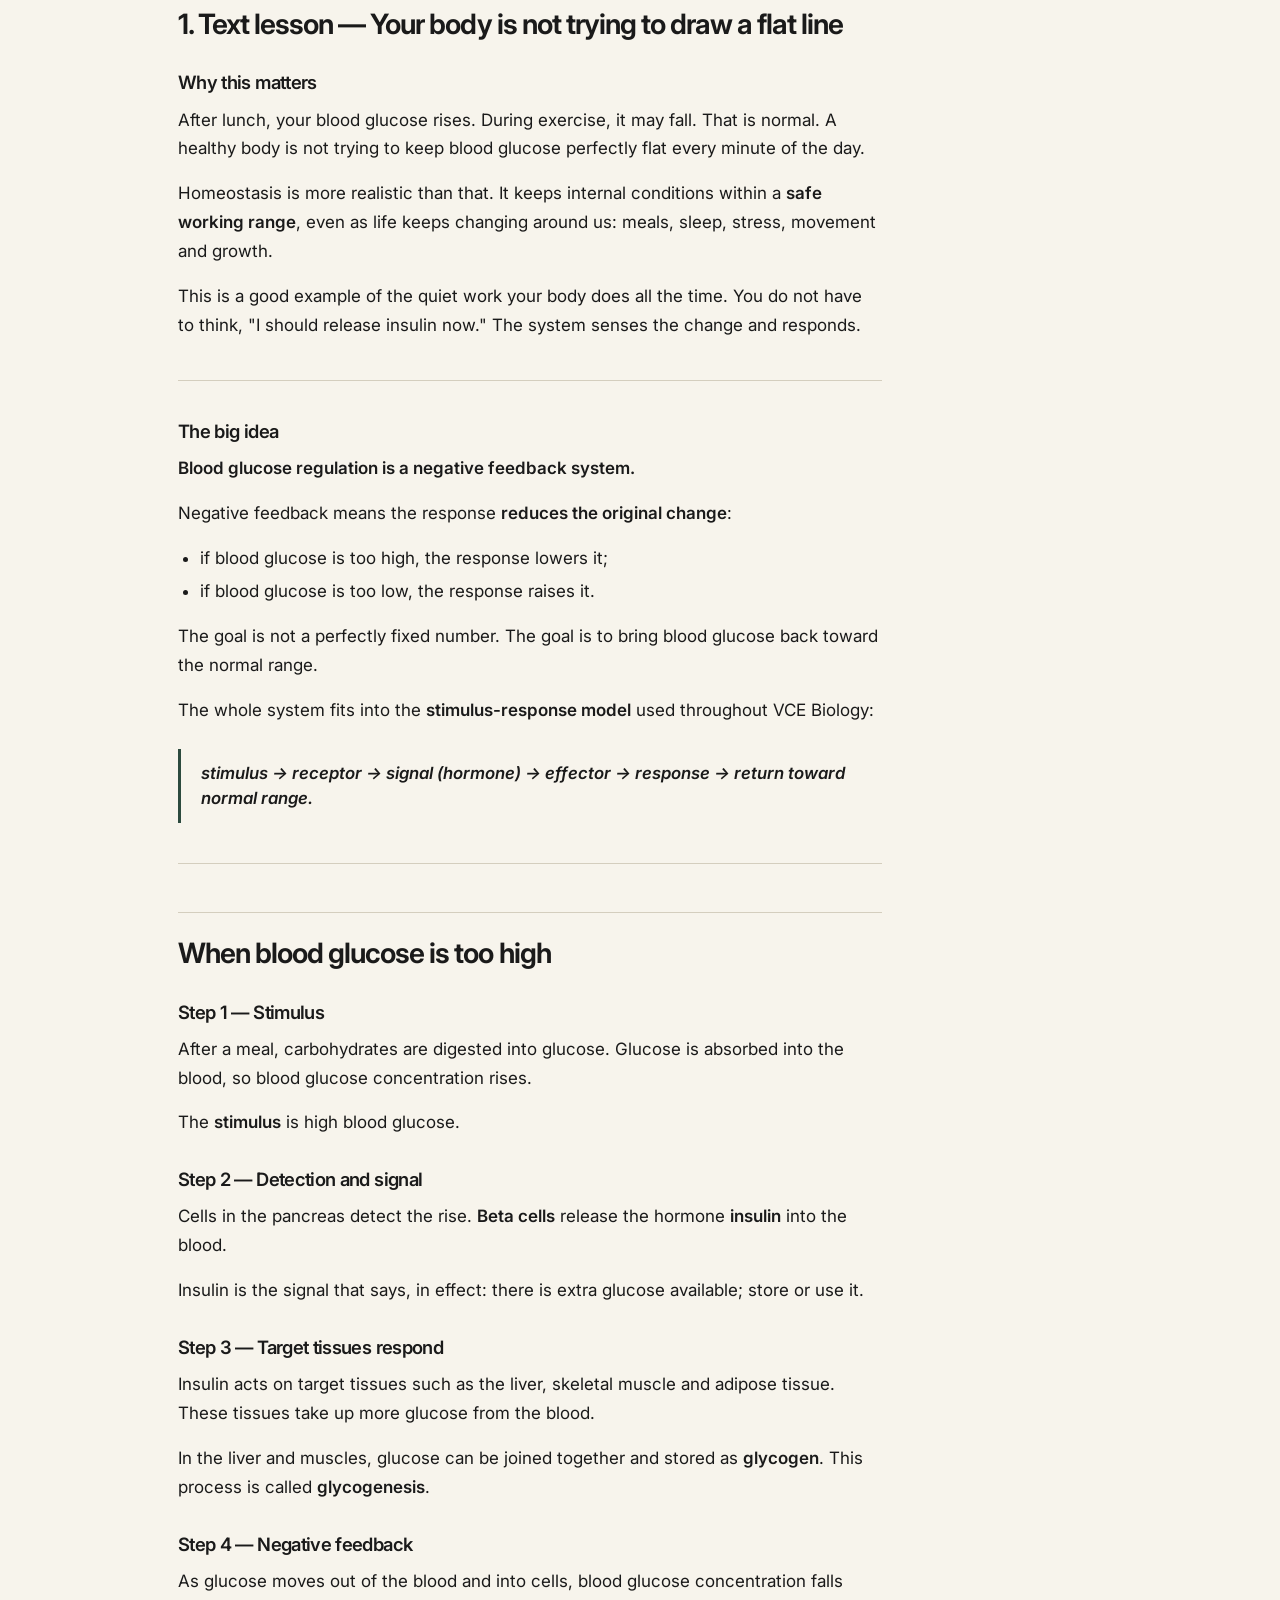
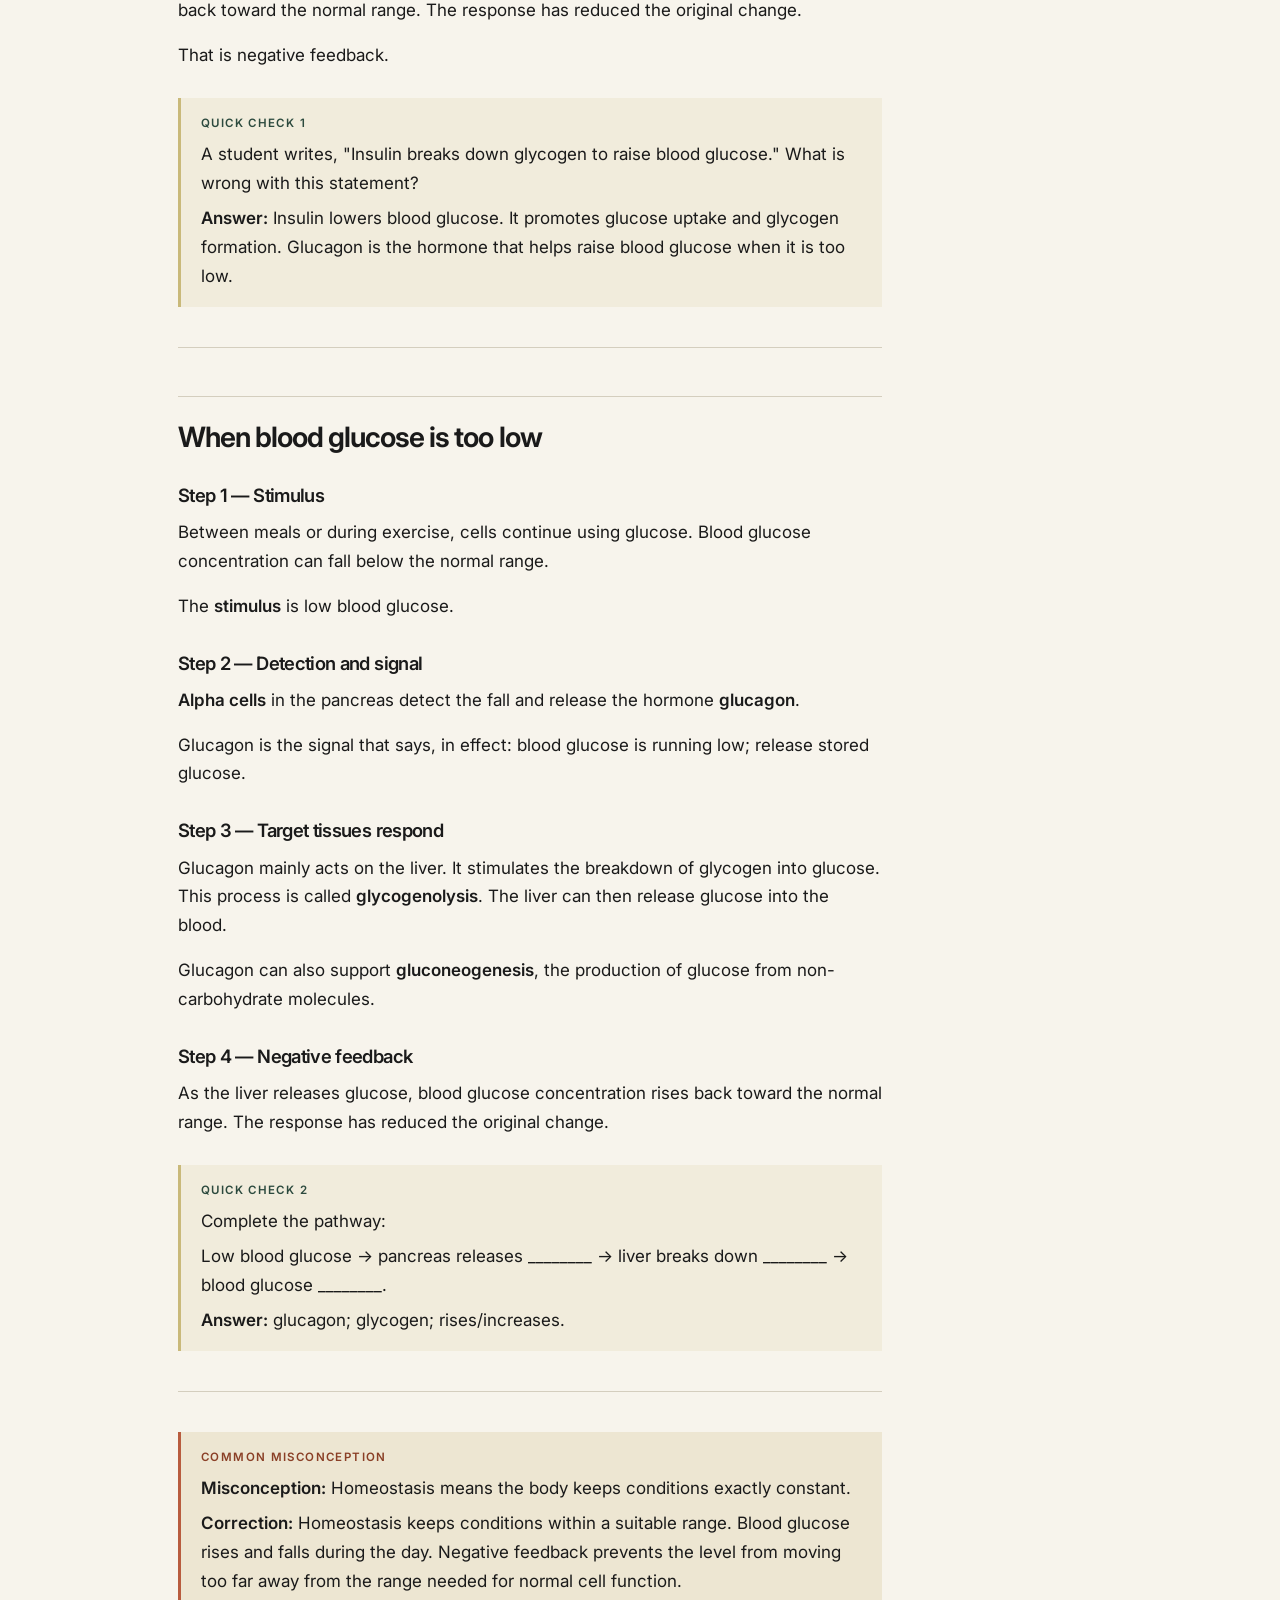
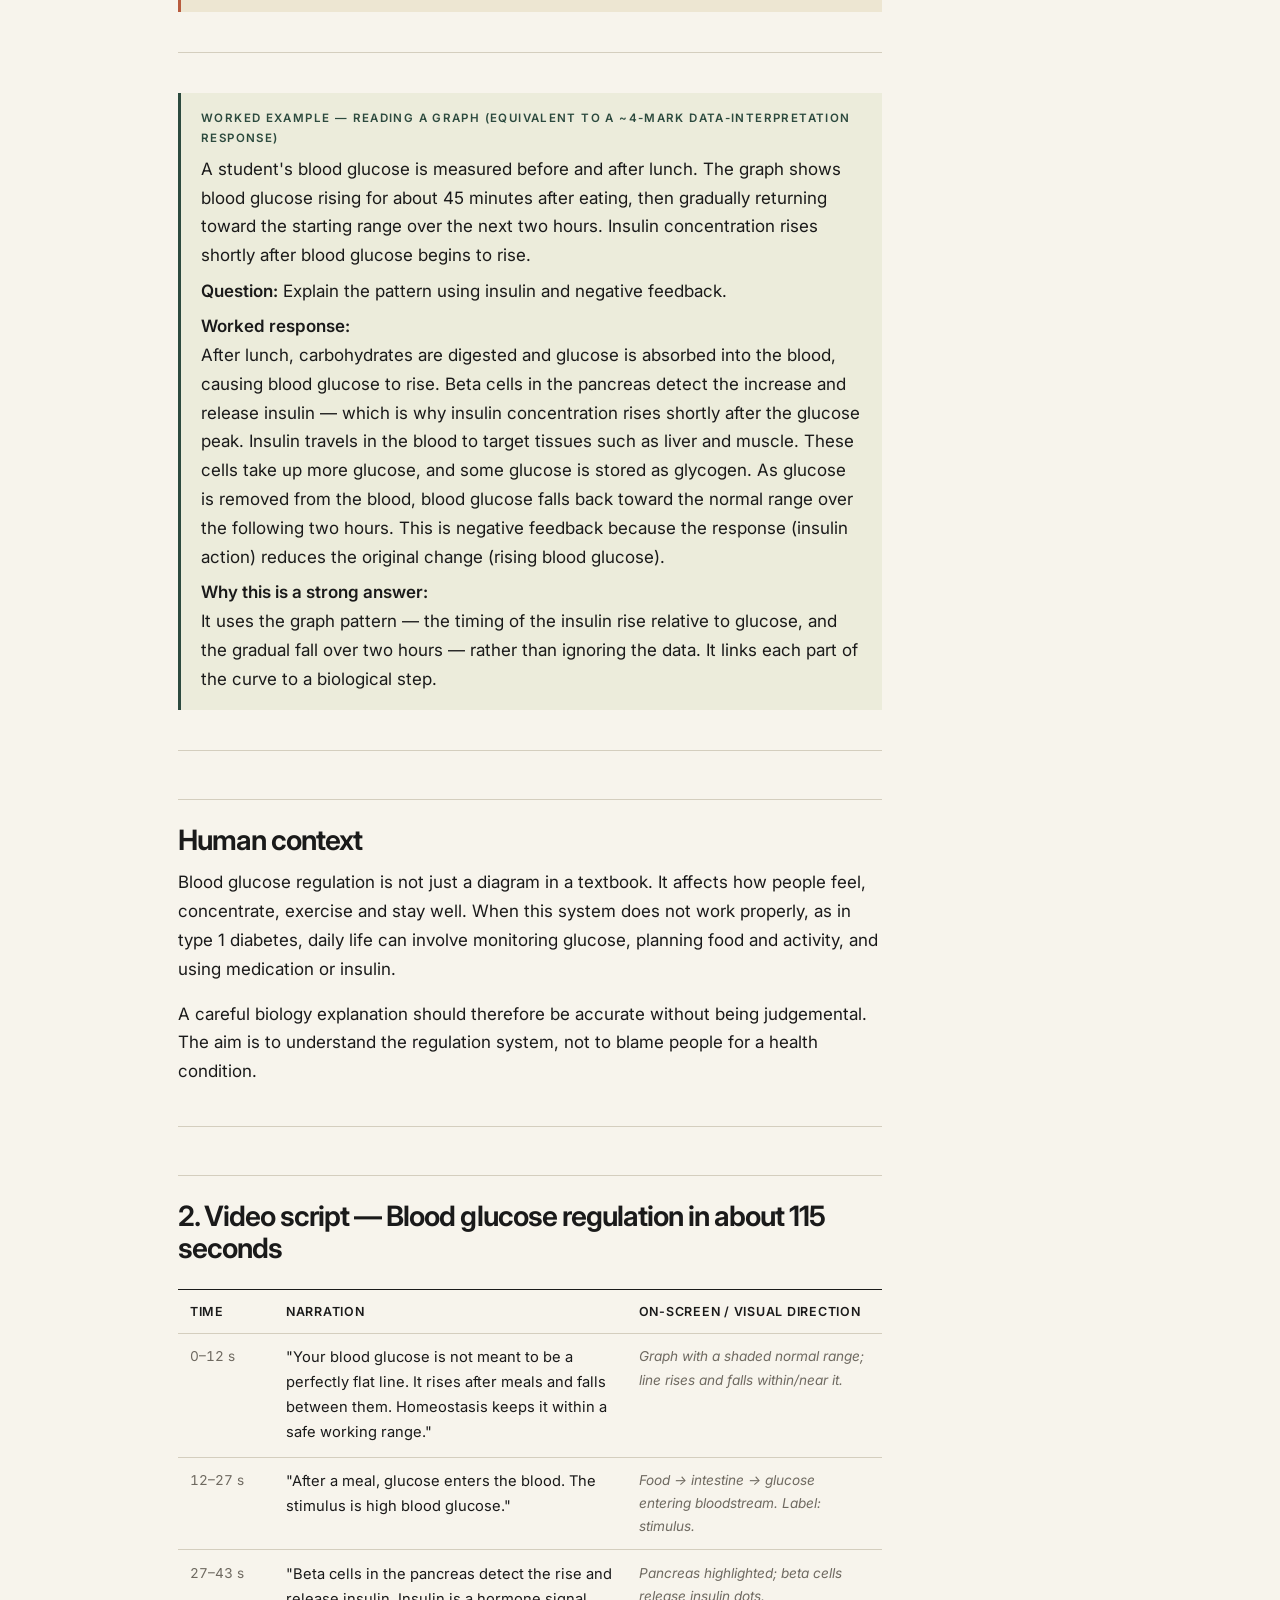
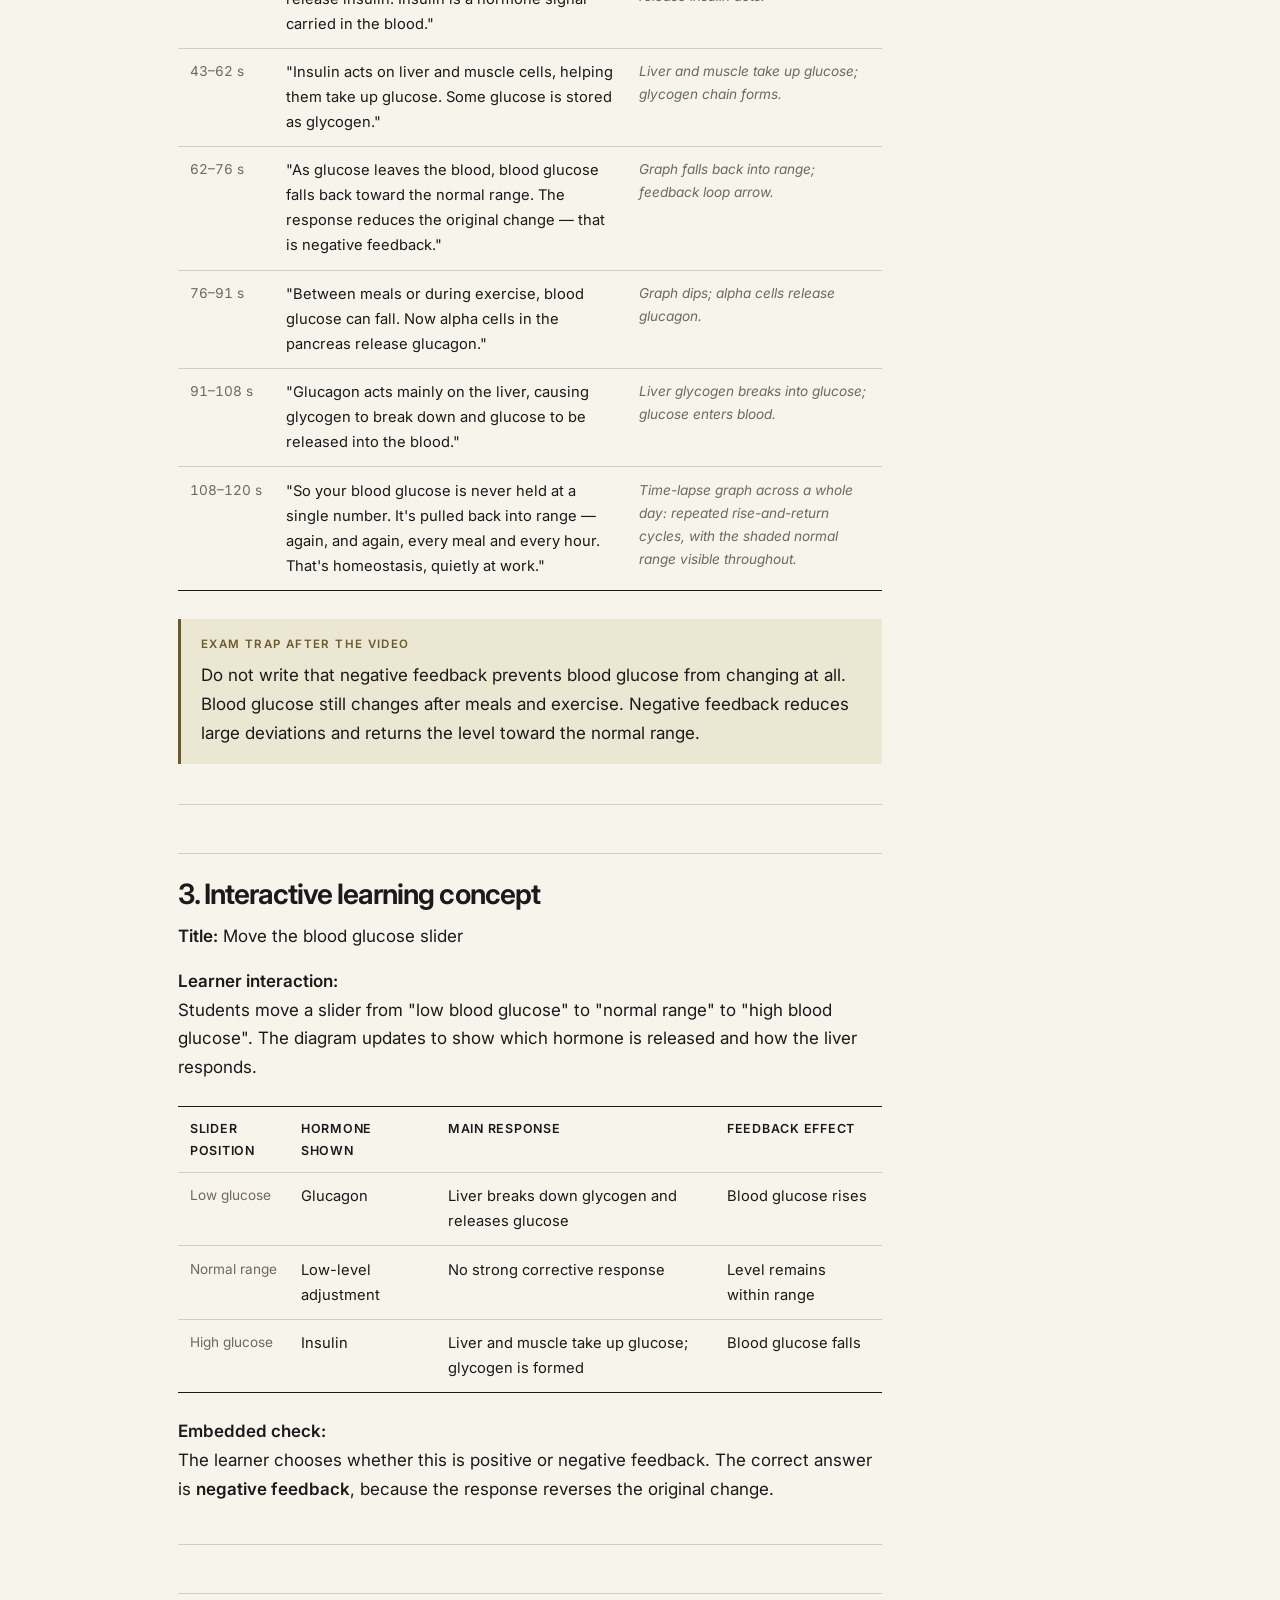
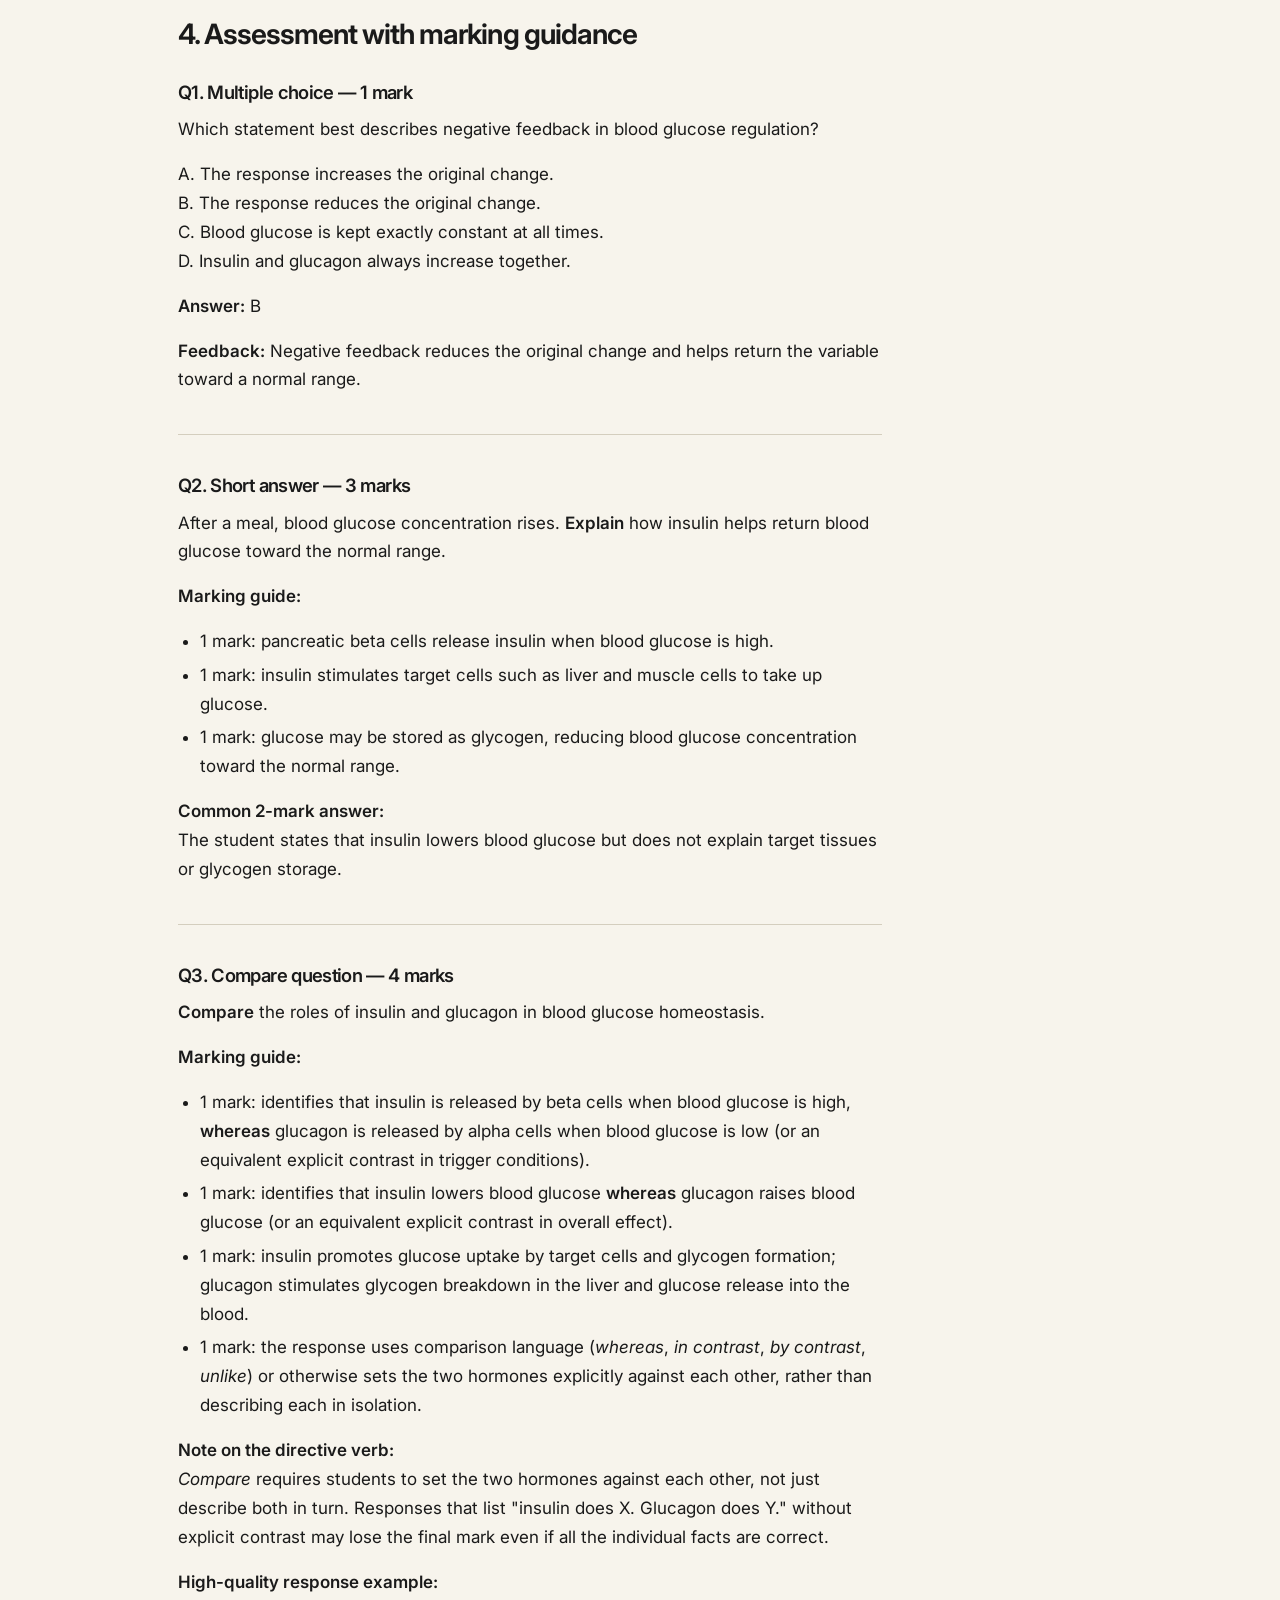
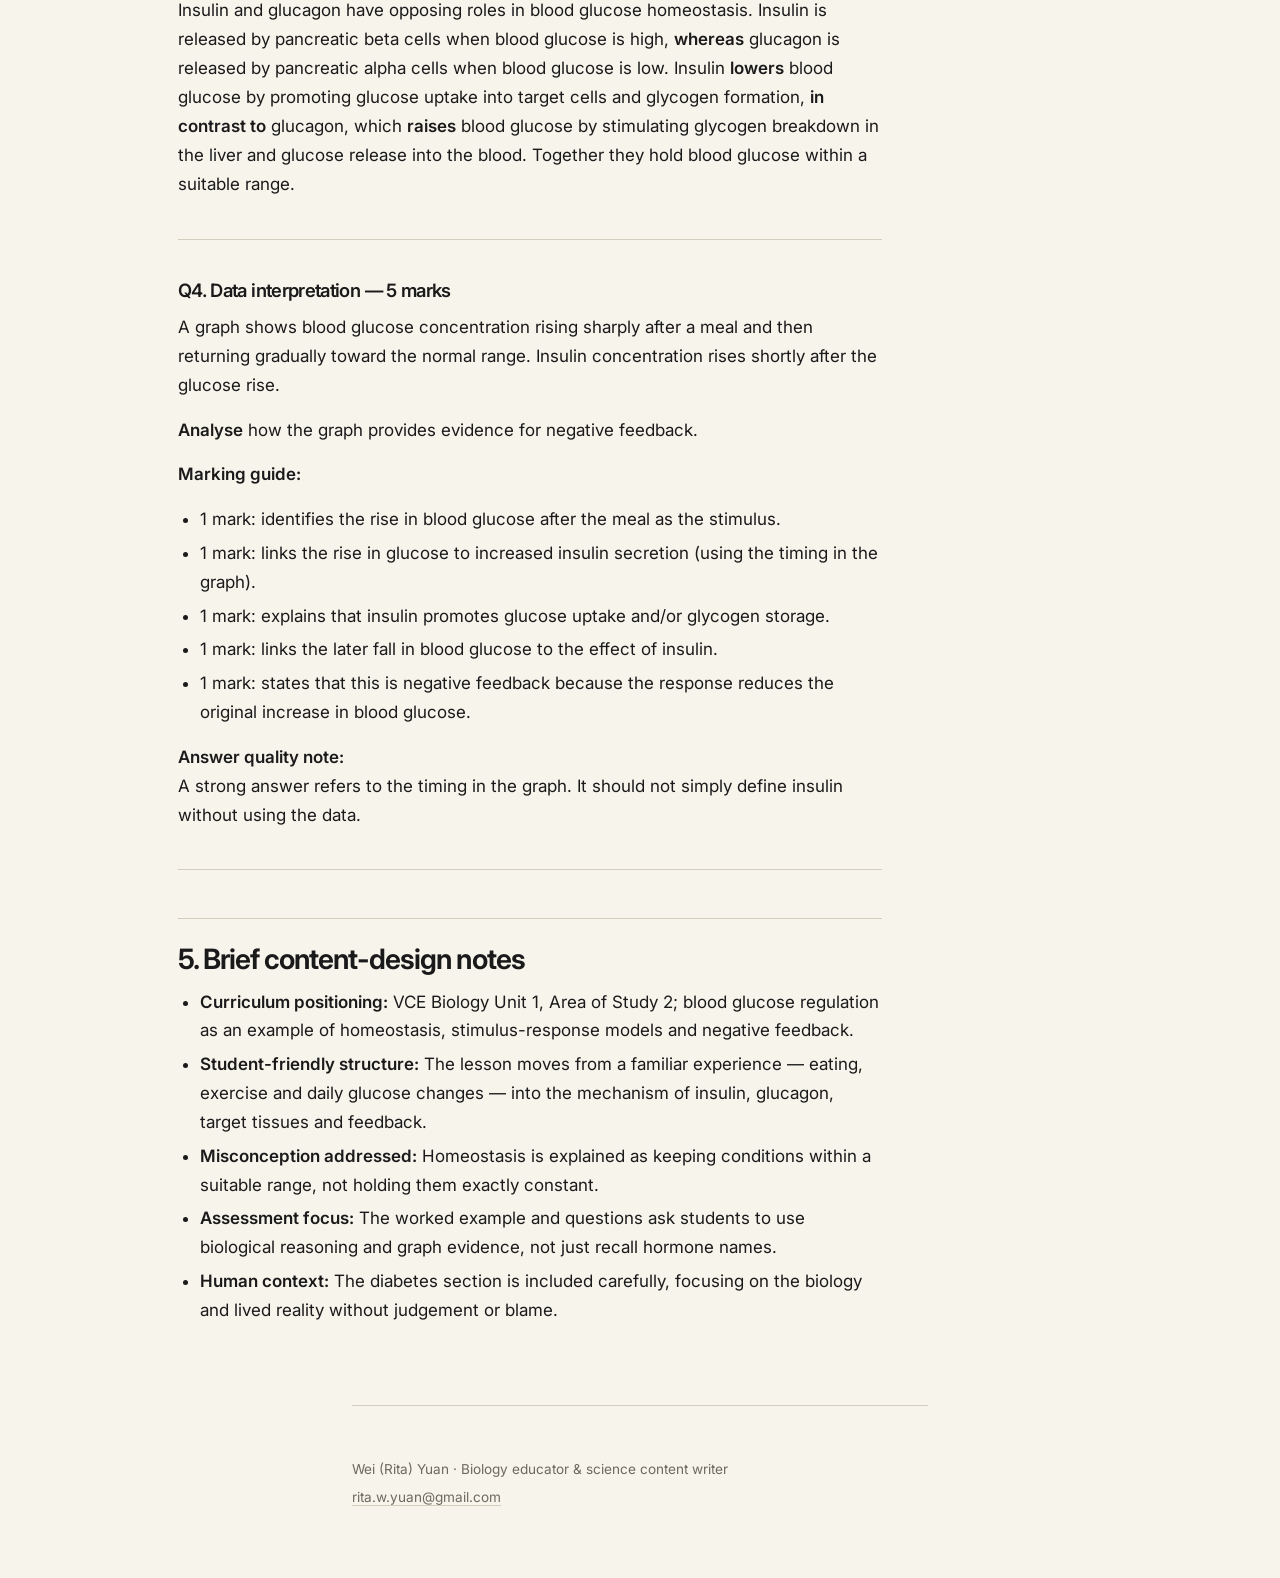
<file: vce.html>
<!doctype html>
<html lang="en">
<head>
<meta charset="utf-8">
<meta name="viewport" content="width=device-width, initial-scale=1">
<title>VCE Biology — Blood glucose regulation as negative feedback — Wei (Rita) Yuan</title>
<meta name="description" content="Writing sample by Wei (Rita) Yuan — Biology educator and science content writer.">
<link rel="preconnect" href="https://fonts.googleapis.com">
<link rel="preconnect" href="https://fonts.gstatic.com" crossorigin>
<link href="https://fonts.googleapis.com/css2?family=Inter:wght@400;500;600;700&display=swap" rel="stylesheet">
<link rel="stylesheet" href="styles.css">
</head>
<body>
<nav class="container nav">
  <a href="index.html" class="back">← Wei (Rita) Yuan</a>
</nav>
<div class="sample-layout">
<main>
  <header class="sample-header">
    <p class="eyebrow">Writing sample</p>
    <h1>VCE Biology — Blood glucose regulation as negative feedback</h1>
    <p class="subtitle">VCAA Study Design 2022–2026 — Unit 1, Area of Study 2</p>
  </header>

  <details class="toc-mobile">
    <summary>Contents</summary>
    <ul>
      <li><a href="#curriculum">Curriculum positioning</a></li>
      <li><a href="#objectives">Learning objective</a></li>
      <li><a href="#prior">Prior knowledge</a></li>
      <li><a href="#lesson">1. Text lesson</a></li>
      <li><a href="#too-high">When glucose is too high</a></li>
      <li><a href="#too-low">When glucose is too low</a></li>
      <li><a href="#human-context">Human context</a></li>
      <li><a href="#video">2. Video script</a></li>
      <li><a href="#interactive">3. Interactive concept</a></li>
      <li><a href="#assessment">4. Assessment</a></li>
      <li><a href="#design">5. Design notes</a></li>
    </ul>
  </details>

  <article class="prose">
<h2 id="curriculum">Curriculum positioning</h2>
<p><strong>VCE Biology — Unit 1, Area of Study 2</strong> (current 2022–2026 Study Design)<br/>
<strong>Broad focus:</strong> How do plant and animal systems function?<br/>
<strong>Key knowledge addressed:</strong> <em>regulation of body temperature, blood glucose and water balance in animals by homeostatic mechanisms, including stimulus-response models, feedback loops and associated organ structures; malfunctions in homeostatic mechanisms (e.g. type 1 diabetes, hypoglycaemia).</em><br/>
<strong>Worked example:</strong> regulation of blood glucose by insulin and glucagon</p>
<p>This lesson teaches blood glucose regulation as a cause-and-effect system, rather than a list of hormones to memorise. Blood glucose regulation is familiar enough for students to picture, but rich enough to teach stimulus, receptor/control centre, signal, effector and response.</p>
<hr/>
<h2 id="objectives">Learning objective</h2>
<p>By the end of this lesson, students should be able to:</p>
<ol>
<li>describe homeostasis as the maintenance of internal conditions within a suitable range;</li>
<li>identify the stimulus, receptor/control centre, hormone signal, target tissue and response in blood glucose regulation;</li>
<li>compare the roles of insulin and glucagon;</li>
<li>explain why blood glucose regulation is an example of negative feedback; and</li>
<li>use graph evidence to support a biological explanation.</li>
</ol>
<hr/>
<h2 id="prior">Prior knowledge</h2>
<p>Students should already understand that:</p>
<ul>
<li>cells need glucose for cellular respiration;</li>
<li>hormones are chemical signals carried in the blood;</li>
<li>organs and tissues can respond to signals in specific ways;</li>
<li>the liver and muscles can store glucose as glycogen.</li>
</ul>
<hr/>
<h2 id="lesson">1. Text lesson — Your body is not trying to draw a flat line</h2>
<h3>Why this matters</h3>
<p>After lunch, your blood glucose rises. During exercise, it may fall. That is normal. A healthy body is not trying to keep blood glucose perfectly flat every minute of the day.</p>
<p>Homeostasis is more realistic than that. It keeps internal conditions within a <strong>safe working range</strong>, even as life keeps changing around us: meals, sleep, stress, movement and growth.</p>
<p>This is a good example of the quiet work your body does all the time. You do not have to think, "I should release insulin now." The system senses the change and responds.</p>
<hr/>
<h3>The big idea</h3>
<p><strong>Blood glucose regulation is a negative feedback system.</strong></p>
<p>Negative feedback means the response <strong>reduces the original change</strong>:</p>
<ul>
<li>if blood glucose is too high, the response lowers it;</li>
<li>if blood glucose is too low, the response raises it.</li>
</ul>
<p>The goal is not a perfectly fixed number. The goal is to bring blood glucose back toward the normal range.</p>
<p>The whole system fits into the <strong>stimulus-response model</strong> used throughout VCE Biology:</p>
<blockquote>
<p><strong>stimulus → receptor → signal (hormone) → effector → response → return toward normal range.</strong></p>
</blockquote>
<hr/>
<h2 id="too-high">When blood glucose is too high</h2>
<h3>Step 1 — Stimulus</h3>
<p>After a meal, carbohydrates are digested into glucose. Glucose is absorbed into the blood, so blood glucose concentration rises.</p>
<p>The <strong>stimulus</strong> is high blood glucose.</p>
<h3>Step 2 — Detection and signal</h3>
<p>Cells in the pancreas detect the rise. <strong>Beta cells</strong> release the hormone <strong>insulin</strong> into the blood.</p>
<p>Insulin is the signal that says, in effect: there is extra glucose available; store or use it.</p>
<h3>Step 3 — Target tissues respond</h3>
<p>Insulin acts on target tissues such as the liver, skeletal muscle and adipose tissue. These tissues take up more glucose from the blood.</p>
<p>In the liver and muscles, glucose can be joined together and stored as <strong>glycogen</strong>. This process is called <strong>glycogenesis</strong>.</p>
<h3>Step 4 — Negative feedback</h3>
<p>As glucose moves out of the blood and into cells, blood glucose concentration falls back toward the normal range. The response has reduced the original change.</p>
<p>That is negative feedback.</p>
<div class="callout quick-check"><span class="label">Quick check 1</span><p>
A student writes, "Insulin breaks down glycogen to raise blood glucose." What is wrong with this statement?</p><p><strong>Answer:</strong> Insulin lowers blood glucose. It promotes glucose uptake and glycogen formation. Glucagon is the hormone that helps raise blood glucose when it is too low.</p></div>

<hr/>
<h2 id="too-low">When blood glucose is too low</h2>
<h3>Step 1 — Stimulus</h3>
<p>Between meals or during exercise, cells continue using glucose. Blood glucose concentration can fall below the normal range.</p>
<p>The <strong>stimulus</strong> is low blood glucose.</p>
<h3>Step 2 — Detection and signal</h3>
<p><strong>Alpha cells</strong> in the pancreas detect the fall and release the hormone <strong>glucagon</strong>.</p>
<p>Glucagon is the signal that says, in effect: blood glucose is running low; release stored glucose.</p>
<h3>Step 3 — Target tissues respond</h3>
<p>Glucagon mainly acts on the liver. It stimulates the breakdown of glycogen into glucose. This process is called <strong>glycogenolysis</strong>. The liver can then release glucose into the blood.</p>
<p>Glucagon can also support <strong>gluconeogenesis</strong>, the production of glucose from non-carbohydrate molecules.</p>
<h3>Step 4 — Negative feedback</h3>
<p>As the liver releases glucose, blood glucose concentration rises back toward the normal range. The response has reduced the original change.</p>
<div class="callout quick-check"><span class="label">Quick check 2</span><p>
Complete the pathway:</p><p>Low blood glucose → pancreas releases ________ → liver breaks down ________ → blood glucose ________.</p><p><strong>Answer:</strong> glucagon; glycogen; rises/increases.</p></div>


<hr/>

<div class="callout misconception"><span class="label">Common misconception</span><p><strong>Misconception:</strong> Homeostasis means the body keeps conditions exactly constant.</p><p><strong>Correction:</strong> Homeostasis keeps conditions within a suitable range. Blood glucose rises and falls during the day. Negative feedback prevents the level from moving too far away from the range needed for normal cell function.</p></div>

<hr/>

<div class="callout worked"><span class="label">Worked example — reading a graph (equivalent to a ~4-mark data-interpretation response)</span><p>A student's blood glucose is measured before and after lunch. The graph shows blood glucose rising for about 45 minutes after eating, then gradually returning toward the starting range over the next two hours. Insulin concentration rises shortly after blood glucose begins to rise.</p><p><strong>Question:</strong> Explain the pattern using insulin and negative feedback.</p><p><strong>Worked response:</strong><br/>
After lunch, carbohydrates are digested and glucose is absorbed into the blood, causing blood glucose to rise. Beta cells in the pancreas detect the increase and release insulin — which is why insulin concentration rises shortly after the glucose peak. Insulin travels in the blood to target tissues such as liver and muscle. These cells take up more glucose, and some glucose is stored as glycogen. As glucose is removed from the blood, blood glucose falls back toward the normal range over the following two hours. This is negative feedback because the response (insulin action) reduces the original change (rising blood glucose).</p><p><strong>Why this is a strong answer:</strong><br/>
It uses the graph pattern — the timing of the insulin rise relative to glucose, and the gradual fall over two hours — rather than ignoring the data. It links each part of the curve to a biological step.</p></div>



<hr/>
<h2 id="human-context">Human context</h2>
<p>Blood glucose regulation is not just a diagram in a textbook. It affects how people feel, concentrate, exercise and stay well. When this system does not work properly, as in type 1 diabetes, daily life can involve monitoring glucose, planning food and activity, and using medication or insulin.</p>
<p>A careful biology explanation should therefore be accurate without being judgemental. The aim is to understand the regulation system, not to blame people for a health condition.</p>
<hr/>
<h2 id="video">2. Video script — Blood glucose regulation in about 115 seconds</h2>
<table class="script-table">
<thead>
<tr>
<th>Time</th>
<th>Narration</th>
<th>On-screen / visual direction</th>
</tr>
</thead>
<tbody>
<tr>
<td>0–12 s</td>
<td>"Your blood glucose is not meant to be a perfectly flat line. It rises after meals and falls between them. Homeostasis keeps it within a safe working range."</td>
<td>Graph with a shaded normal range; line rises and falls within/near it.</td>
</tr>
<tr>
<td>12–27 s</td>
<td>"After a meal, glucose enters the blood. The stimulus is high blood glucose."</td>
<td>Food → intestine → glucose entering bloodstream. Label: stimulus.</td>
</tr>
<tr>
<td>27–43 s</td>
<td>"Beta cells in the pancreas detect the rise and release insulin. Insulin is a hormone signal carried in the blood."</td>
<td>Pancreas highlighted; beta cells release insulin dots.</td>
</tr>
<tr>
<td>43–62 s</td>
<td>"Insulin acts on liver and muscle cells, helping them take up glucose. Some glucose is stored as glycogen."</td>
<td>Liver and muscle take up glucose; glycogen chain forms.</td>
</tr>
<tr>
<td>62–76 s</td>
<td>"As glucose leaves the blood, blood glucose falls back toward the normal range. The response reduces the original change — that is negative feedback."</td>
<td>Graph falls back into range; feedback loop arrow.</td>
</tr>
<tr>
<td>76–91 s</td>
<td>"Between meals or during exercise, blood glucose can fall. Now alpha cells in the pancreas release glucagon."</td>
<td>Graph dips; alpha cells release glucagon.</td>
</tr>
<tr>
<td>91–108 s</td>
<td>"Glucagon acts mainly on the liver, causing glycogen to break down and glucose to be released into the blood."</td>
<td>Liver glycogen breaks into glucose; glucose enters blood.</td>
</tr>
<tr>
<td>108–120 s</td>
<td>"So your blood glucose is never held at a single number. It's pulled back into range — again, and again, every meal and every hour. That's homeostasis, quietly at work."</td>
<td>Time-lapse graph across a whole day: repeated rise-and-return cycles, with the shaded normal range visible throughout.</td>
</tr>
</tbody>
</table>

<div class="callout exam-trap"><span class="label">Exam trap after the video</span><p>Do not write that negative feedback prevents blood glucose from changing at all. Blood glucose still changes after meals and exercise. Negative feedback reduces large deviations and returns the level toward the normal range.</p></div>
<hr/>
<h2 id="interactive">3. Interactive learning concept</h2>
<p><strong>Title:</strong> Move the blood glucose slider</p>
<p><strong>Learner interaction:</strong><br/>
Students move a slider from "low blood glucose" to "normal range" to "high blood glucose". The diagram updates to show which hormone is released and how the liver responds.</p>
<table>
<thead>
<tr>
<th>Slider position</th>
<th>Hormone shown</th>
<th>Main response</th>
<th>Feedback effect</th>
</tr>
</thead>
<tbody>
<tr>
<td>Low glucose</td>
<td>Glucagon</td>
<td>Liver breaks down glycogen and releases glucose</td>
<td>Blood glucose rises</td>
</tr>
<tr>
<td>Normal range</td>
<td>Low-level adjustment</td>
<td>No strong corrective response</td>
<td>Level remains within range</td>
</tr>
<tr>
<td>High glucose</td>
<td>Insulin</td>
<td>Liver and muscle take up glucose; glycogen is formed</td>
<td>Blood glucose falls</td>
</tr>
</tbody>
</table>
<p><strong>Embedded check:</strong><br/>
The learner chooses whether this is positive or negative feedback. The correct answer is <strong>negative feedback</strong>, because the response reverses the original change.</p>
<hr/>
<h2 id="assessment">4. Assessment with marking guidance</h2>
<h3>Q1. Multiple choice — 1 mark</h3>
<p>Which statement best describes negative feedback in blood glucose regulation?</p>
<p>A. The response increases the original change.<br/>
B. The response reduces the original change.<br/>
C. Blood glucose is kept exactly constant at all times.<br/>
D. Insulin and glucagon always increase together.</p>
<p><strong>Answer:</strong> B</p>
<p><strong>Feedback:</strong> Negative feedback reduces the original change and helps return the variable toward a normal range.</p>
<hr/>
<h3>Q2. Short answer — 3 marks</h3>
<p>After a meal, blood glucose concentration rises. <strong>Explain</strong> how insulin helps return blood glucose toward the normal range.</p>
<p><strong>Marking guide:</strong></p>
<ul>
<li>1 mark: pancreatic beta cells release insulin when blood glucose is high.</li>
<li>1 mark: insulin stimulates target cells such as liver and muscle cells to take up glucose.</li>
<li>1 mark: glucose may be stored as glycogen, reducing blood glucose concentration toward the normal range.</li>
</ul>
<p><strong>Common 2-mark answer:</strong><br/>
The student states that insulin lowers blood glucose but does not explain target tissues or glycogen storage.</p>
<hr/>
<h3>Q3. Compare question — 4 marks</h3>
<p><strong>Compare</strong> the roles of insulin and glucagon in blood glucose homeostasis.</p>
<p><strong>Marking guide:</strong></p>
<ul>
<li>1 mark: identifies that insulin is released by beta cells when blood glucose is high, <strong>whereas</strong> glucagon is released by alpha cells when blood glucose is low (or an equivalent explicit contrast in trigger conditions).</li>
<li>1 mark: identifies that insulin lowers blood glucose <strong>whereas</strong> glucagon raises blood glucose (or an equivalent explicit contrast in overall effect).</li>
<li>1 mark: insulin promotes glucose uptake by target cells and glycogen formation; glucagon stimulates glycogen breakdown in the liver and glucose release into the blood.</li>
<li>1 mark: the response uses comparison language (<em>whereas</em>, <em>in contrast</em>, <em>by contrast</em>, <em>unlike</em>) or otherwise sets the two hormones explicitly against each other, rather than describing each in isolation.</li>
</ul>
<p><strong>Note on the directive verb:</strong><br/>
<em>Compare</em> requires students to set the two hormones against each other, not just describe both in turn. Responses that list "insulin does X. Glucagon does Y." without explicit contrast may lose the final mark even if all the individual facts are correct.</p>
<p><strong>High-quality response example:</strong><br/>
Insulin and glucagon have opposing roles in blood glucose homeostasis. Insulin is released by pancreatic beta cells when blood glucose is high, <strong>whereas</strong> glucagon is released by pancreatic alpha cells when blood glucose is low. Insulin <strong>lowers</strong> blood glucose by promoting glucose uptake into target cells and glycogen formation, <strong>in contrast to</strong> glucagon, which <strong>raises</strong> blood glucose by stimulating glycogen breakdown in the liver and glucose release into the blood. Together they hold blood glucose within a suitable range.</p>
<hr/>
<h3>Q4. Data interpretation — 5 marks</h3>
<p>A graph shows blood glucose concentration rising sharply after a meal and then returning gradually toward the normal range. Insulin concentration rises shortly after the glucose rise.</p>
<p><strong>Analyse</strong> how the graph provides evidence for negative feedback.</p>
<p><strong>Marking guide:</strong></p>
<ul>
<li>1 mark: identifies the rise in blood glucose after the meal as the stimulus.</li>
<li>1 mark: links the rise in glucose to increased insulin secretion (using the timing in the graph).</li>
<li>1 mark: explains that insulin promotes glucose uptake and/or glycogen storage.</li>
<li>1 mark: links the later fall in blood glucose to the effect of insulin.</li>
<li>1 mark: states that this is negative feedback because the response reduces the original increase in blood glucose.</li>
</ul>
<p><strong>Answer quality note:</strong><br/>
A strong answer refers to the timing in the graph. It should not simply define insulin without using the data.</p>
<hr/>
<h2 id="design">5. Brief content-design notes</h2>
<ul>
<li><strong>Curriculum positioning:</strong> VCE Biology Unit 1, Area of Study 2; blood glucose regulation as an example of homeostasis, stimulus-response models and negative feedback.</li>
<li><strong>Student-friendly structure:</strong> The lesson moves from a familiar experience — eating, exercise and daily glucose changes — into the mechanism of insulin, glucagon, target tissues and feedback.</li>
<li><strong>Misconception addressed:</strong> Homeostasis is explained as keeping conditions within a suitable range, not holding them exactly constant.</li>
<li><strong>Assessment focus:</strong> The worked example and questions ask students to use biological reasoning and graph evidence, not just recall hormone names.</li>
<li><strong>Human context:</strong> The diabetes section is included carefully, focusing on the biology and lived reality without judgement or blame.</li>
</ul>
  </article>
</main>
<aside class="toc">
  <nav>
    <p class="toc-label">Contents</p>
    <ul>
      <li><a href="#curriculum">Curriculum positioning</a></li>
      <li><a href="#objectives">Learning objective</a></li>
      <li><a href="#prior">Prior knowledge</a></li>
      <li><a href="#lesson" class="toc-major">1. Text lesson</a></li>
      <li><a href="#too-high">Too high</a></li>
      <li><a href="#too-low">Too low</a></li>
      <li><a href="#human-context">Human context</a></li>
      <li><a href="#video" class="toc-major">2. Video script</a></li>
      <li><a href="#interactive" class="toc-major">3. Interactive</a></li>
      <li><a href="#assessment" class="toc-major">4. Assessment</a></li>
      <li><a href="#design" class="toc-major">5. Design notes</a></li>
    </ul>
  </nav>
</aside>
</div>
<footer class="container footer">
  <p>Wei (Rita) Yuan · Biology educator &amp; science content writer</p>
  <p><a href="mailto:rita.w.yuan@gmail.com">rita.w.yuan@gmail.com</a></p>
</footer>
</body>
</html>
</file>
<file: styles.css>
/* ---------- tokens ---------- */
:root {
  --bg: #F7F4EC;
  --ink: #1A1A1A;
  --ink-muted: #6E6960;
  --accent: #2C4A3E;
  --accent-soft: #EFE9D5;
  --rule: #D4CEBE;
  --callout-bg: #F1ECDC;
  --callout-rule: #C9B97A;
  --misc-bg: #EDE6D2;

  --sans: 'Inter', system-ui, -apple-system, BlinkMacSystemFont, 'Segoe UI', sans-serif;

  --measure: 64ch;
  --gap: 1.25rem;
}

/* ---------- reset / base ---------- */
*, *::before, *::after { box-sizing: border-box; }
html { -webkit-text-size-adjust: 100%; }
body {
  margin: 0;
  background: var(--bg);
  color: var(--ink);
  font-family: var(--sans);
  font-size: 17px;
  line-height: 1.7;
  font-weight: 400;
  -webkit-font-smoothing: antialiased;
  font-feature-settings: 'kern', 'liga';
}

/* ---------- layout ---------- */
.container {
  max-width: var(--measure);
  margin: 0 auto;
  padding: 0 1.5rem;
}
.wide { max-width: 80ch; }

/* ---------- nav ---------- */
.nav {
  padding: 1.5rem 0 0;
  font-family: var(--sans);
  font-size: 0.82rem;
  letter-spacing: 0.04em;
  color: var(--ink-muted);
  text-transform: uppercase;
}
.nav a { color: var(--ink-muted); text-decoration: none; border-bottom: 1px solid transparent; }
.nav a:hover { color: var(--ink); border-bottom-color: var(--ink); }
.nav .name { color: var(--ink); }
.nav .back { display: inline-block; margin-top: 0.25rem; }

/* ---------- type ---------- */
h1, h2, h3, h4 {
  font-family: var(--sans);
  font-weight: 700;
  color: var(--ink);
  margin: 2.25rem 0 0.75rem;
  line-height: 1.15;
  letter-spacing: -0.035em;
}
h1 {
  font-size: clamp(2rem, 5vw, 3.2rem);
  font-weight: 700;
  letter-spacing: -0.04em;
  line-height: 1.05;
  margin: 0 0 0.5rem;
}
h2 {
  font-size: clamp(1.4rem, 2.6vw, 1.75rem);
  font-weight: 650;
  margin-top: 3rem;
  padding-top: 1.5rem;
  border-top: 1px solid var(--rule);
}
h3 {
  font-size: 1.15rem;
  font-weight: 600;
  margin-top: 2rem;
}
h4 {
  font-size: 1rem;
  font-weight: 600;
  margin-top: 1.5rem;
}
p { margin: 0 0 1rem; }
strong { font-weight: 600; color: var(--ink); }
em { font-style: italic; }

/* ---------- eyebrow / labels ---------- */
.eyebrow {
  font-family: var(--sans);
  font-size: 0.78rem;
  letter-spacing: 0.12em;
  text-transform: uppercase;
  color: var(--ink-muted);
  margin: 0 0 0.5rem;
  font-weight: 500;
}

/* ---------- landing: hero ---------- */
.hero {
  padding: 4.5rem 0 2.5rem;
}
.author-name {
  font-size: clamp(1.1rem, 2vw, 1.35rem);
  font-weight: 600;
  color: var(--ink);
  margin: 0 0 0.15rem;
  letter-spacing: -0.01em;
}
.author-role {
  font-size: 1rem;
  color: var(--ink-muted);
  margin: 0 0 2rem;
  font-weight: 400;
}
.hero h1 {
  margin: 0 0 0.4rem;
}
.tagline {
  font-size: 1.1rem;
  color: var(--ink-muted);
  margin: 0 0 1.75rem;
  font-weight: 400;
}
.lede {
  font-size: 1rem;
  line-height: 1.7;
  color: var(--ink);
  max-width: 58ch;
}
.lede p { margin-bottom: 1rem; }

/* ---------- landing: sample cards ---------- */
.samples {
  padding: 1rem 0 4rem;
}
.sample-card {
  display: block;
  text-decoration: none;
  color: var(--ink);
  padding: 1.75rem 0;
  border-top: 1px solid var(--rule);
  transition: padding-left 0.2s ease;
}
.sample-card:last-of-type { border-bottom: 1px solid var(--rule); }
.sample-card:hover { padding-left: 0.5rem; }

.card-title {
  font-size: 1.35rem;
  font-weight: 650;
  letter-spacing: -0.02em;
  margin: 0 0 0.25rem;
  color: var(--ink);
}
.card-topic {
  font-size: 1.1rem;
  font-weight: 400;
  margin: 0 0 0.5rem;
  color: var(--ink);
  line-height: 1.35;
}
.card-meta {
  font-size: 0.82rem;
  color: var(--ink-muted);
  margin: 0 0 0.5rem;
  letter-spacing: 0.02em;
}
.card-formats {
  font-size: 0.9rem;
  color: var(--ink-muted);
  font-style: italic;
  margin: 0 0 0.25rem;
}
.sample-card .arrow {
  display: inline-block;
  margin-top: 0.75rem;
  font-family: var(--sans);
  font-size: 0.85rem;
  letter-spacing: 0.04em;
  text-transform: uppercase;
  color: var(--accent);
  font-weight: 500;
}
.sample-card:hover .arrow { color: var(--ink); }

/* ---------- landing: footer ---------- */
.about {
  padding: 2rem 0 5rem;
  color: var(--ink-muted);
  font-size: 0.92rem;
}
.about a { color: var(--accent); text-decoration: none; border-bottom: 1px solid var(--rule); }
.about a:hover { border-bottom-color: var(--accent); }
.about-note {
  font-size: 0.85rem;
  color: var(--ink-muted);
  margin-top: 0.25rem;
}

/* ---------- sample page typography ---------- */
.sample-header {
  padding: 2rem 0 3rem;
  border-bottom: 1px solid var(--rule);
  margin-bottom: 2.5rem;
}
.sample-header h1 {
  font-size: clamp(1.8rem, 3.6vw, 2.6rem);
  margin: 0.4rem 0 0.6rem;
}
.sample-header .subtitle {
  font-size: 1rem;
  color: var(--ink-muted);
  margin: 0;
  font-weight: 400;
}

.prose ul, .prose ol {
  margin: 0 0 1rem;
  padding-left: 1.4rem;
}
.prose li { margin: 0.3rem 0; }

.prose blockquote {
  margin: 1.5rem 0;
  padding: 0.25rem 0 0.25rem 1.25rem;
  border-left: 3px solid var(--accent);
  font-style: italic;
  font-size: 1.05rem;
  color: var(--ink);
  line-height: 1.5;
}
.prose blockquote p { margin: 0.5rem 0; }

.prose code {
  font-family: 'JetBrains Mono', ui-monospace, SFMono-Regular, Menlo, monospace;
  font-size: 0.9em;
  background: var(--accent-soft);
  padding: 0.05em 0.35em;
  border-radius: 2px;
}

.prose hr {
  border: none;
  border-top: 1px solid var(--rule);
  margin: 2.5rem 0;
}

/* ---------- callouts (the signature element) ---------- */
.callout {
  margin: 1.75rem 0;
  padding: 1rem 1.25rem 0.5rem;
  background: var(--callout-bg);
  border-left: 3px solid var(--callout-rule);
  position: relative;
}
.callout .label {
  font-family: var(--sans);
  font-size: 0.72rem;
  letter-spacing: 0.12em;
  text-transform: uppercase;
  color: var(--accent);
  font-weight: 600;
  display: block;
  margin-bottom: 0.4rem;
}
.callout p { margin: 0.4rem 0; }
.callout p:last-child { margin-bottom: 0.5rem; }

.callout.misconception { background: var(--misc-bg); border-left-color: #B85C3E; }
.callout.misconception .label { color: #8A3F26; }

.callout.worked { background: #ECECDB; border-left-color: var(--accent); }
.callout.worked .label { color: var(--accent); }

.callout.exam-trap { background: #ECE7D2; border-left-color: #6B5A2E; }
.callout.exam-trap .label { color: #6B5A2E; }

/* ---------- tables ---------- */
.prose table {
  width: 100%;
  border-collapse: collapse;
  margin: 1.5rem 0;
  font-size: 0.92rem;
  border-top: 1px solid var(--ink);
  border-bottom: 1px solid var(--ink);
}
.prose th, .prose td {
  text-align: left;
  padding: 0.7rem 0.75rem;
  vertical-align: top;
  border-bottom: 1px solid var(--rule);
}
.prose th {
  font-family: var(--sans);
  font-size: 0.78rem;
  letter-spacing: 0.06em;
  text-transform: uppercase;
  font-weight: 600;
  color: var(--ink);
  background: transparent;
}
.prose tbody tr:last-child td { border-bottom: none; }
.prose td:first-child {
  font-family: var(--sans);
  font-size: 0.85rem;
  color: var(--ink-muted);
  white-space: nowrap;
  font-variant-numeric: tabular-nums;
  width: 4.5rem;
}

/* video script table specific */
.script-table td:nth-child(2) { font-family: var(--sans); }
.script-table td:nth-child(3) {
  font-family: var(--sans);
  font-size: 0.85rem;
  color: var(--ink-muted);
  font-style: italic;
}

/* assessment marking guide table */
.prose details {
  margin: 1rem 0;
}

/* ---------- footer ---------- */
.footer {
  padding: 3rem 0 4rem;
  font-family: var(--sans);
  font-size: 0.85rem;
  color: var(--ink-muted);
  border-top: 1px solid var(--rule);
  margin-top: 4rem;
}
.footer p { margin: 0.3rem 0; }
.footer a { color: var(--ink-muted); text-decoration: none; border-bottom: 1px solid var(--rule); }
.footer a:hover { color: var(--ink); border-bottom-color: var(--ink); }

/* ---------- sample-page grid layout (sidebar TOC) ---------- */
.sample-layout {
  display: grid;
  grid-template-columns: minmax(0, var(--measure)) 180px;
  gap: 0 2.5rem;
  max-width: calc(var(--measure) + 180px + 2.5rem + 3rem);
  margin: 0 auto;
  padding: 0 1.5rem;
}
.sample-layout > main { min-width: 0; }
.sample-layout > .toc {
  padding-top: 2.5rem;
  align-self: start;
  position: sticky;
  top: 1.5rem;
  max-height: calc(100vh - 3rem);
  overflow-y: auto;
}
.toc-label {
  font-family: var(--sans);
  font-size: 0.7rem;
  letter-spacing: 0.12em;
  text-transform: uppercase;
  color: var(--ink-muted);
  font-weight: 600;
  margin: 0 0 0.6rem;
}
.toc ul {
  list-style: none;
  margin: 0;
  padding: 0;
}
.toc li {
  margin: 0;
  padding: 0;
}
.toc a {
  display: block;
  padding: 0.25rem 0;
  font-size: 0.78rem;
  line-height: 1.35;
  color: var(--ink-muted);
  text-decoration: none;
  border-left: 2px solid transparent;
  padding-left: 0.6rem;
  transition: color 0.15s, border-color 0.15s;
}
.toc a:hover {
  color: var(--ink);
  border-left-color: var(--accent);
}
.toc a.toc-major {
  font-weight: 500;
  color: var(--ink);
  margin-top: 0.35rem;
}

/* mobile TOC: collapsible at top */
.toc-mobile {
  display: none;
  margin-bottom: 1.5rem;
  border: 1px solid var(--rule);
  border-radius: 4px;
  padding: 0;
}
.toc-mobile summary {
  font-family: var(--sans);
  font-size: 0.82rem;
  font-weight: 500;
  letter-spacing: 0.04em;
  text-transform: uppercase;
  color: var(--ink-muted);
  cursor: pointer;
  padding: 0.75rem 1rem;
  list-style: none;
}
.toc-mobile summary::-webkit-details-marker { display: none; }
.toc-mobile summary::before { content: "▸ "; }
.toc-mobile[open] summary::before { content: "▾ "; }
.toc-mobile ul {
  list-style: none;
  margin: 0;
  padding: 0 1rem 0.75rem;
}
.toc-mobile li { margin: 0; }
.toc-mobile a {
  display: block;
  padding: 0.3rem 0;
  font-size: 0.85rem;
  color: var(--accent);
  text-decoration: none;
}
.toc-mobile a:hover { color: var(--ink); }

html { scroll-behavior: smooth; }

/* ---------- responsive ---------- */
@media (max-width: 900px) {
  .sample-layout {
    display: block;
    max-width: var(--measure);
    padding: 0 1.5rem;
  }
  .sample-layout > .toc { display: none; }
  .toc-mobile { display: block; }
}
@media (max-width: 640px) {
  body { font-size: 16px; }
  .hero { padding: 3rem 0 2rem; }
  .prose table { font-size: 0.86rem; }
  .prose td:first-child { width: auto; }
  .container { padding: 0 1.25rem; }
  .sample-layout { padding: 0 1.25rem; }
}

@media (prefers-reduced-motion: reduce) {
  * { transition: none !important; animation: none !important; }
}

/* ---------- print ---------- */
@media print {
  body { background: white; color: black; }
  .nav, .footer { display: none; }
}
</file>
